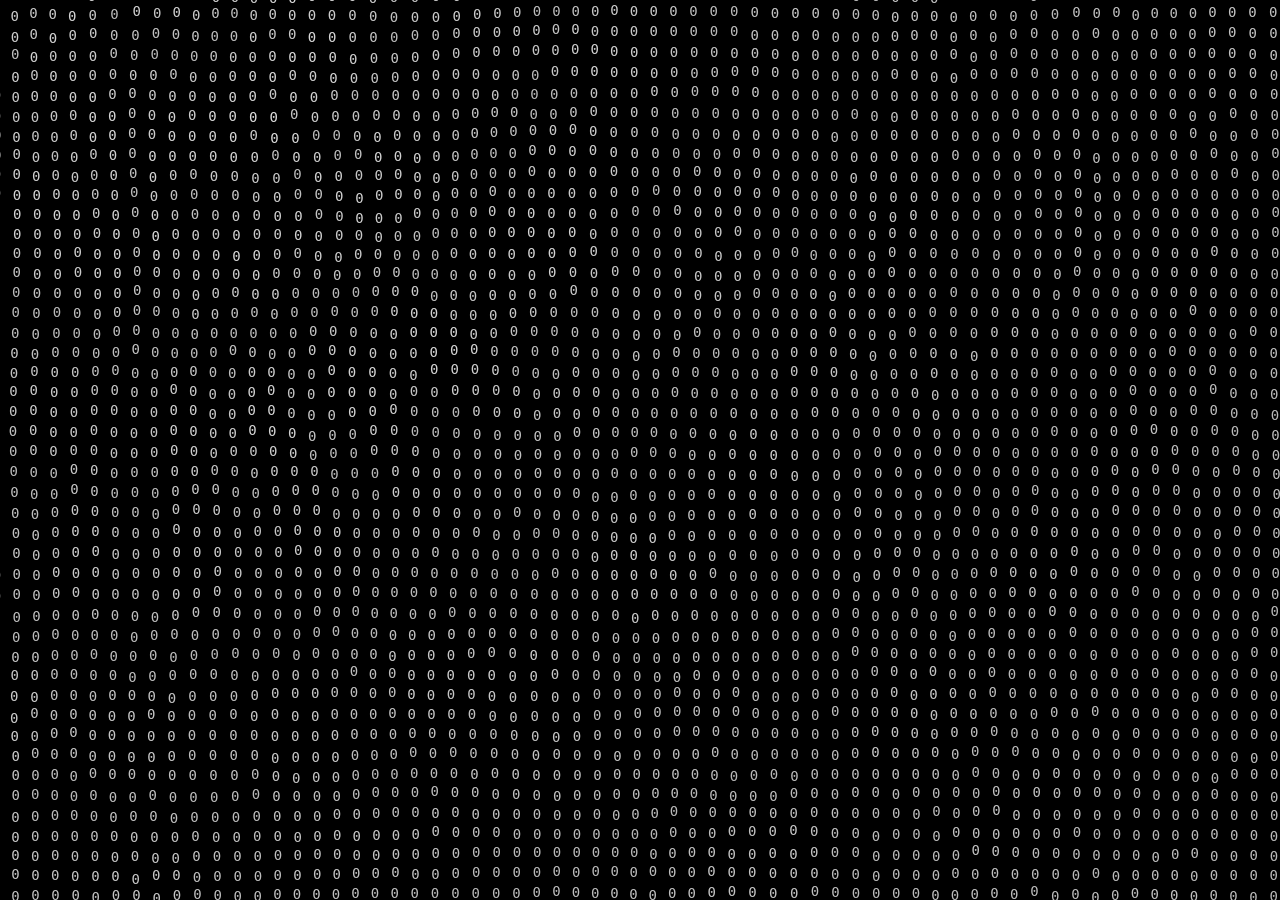
<file: index.html>
<!DOCTYPE html><html lang="en"><head><meta charSet="utf-8"/><meta name="viewport" content="width=device-width, initial-scale=1"/><link rel="preload" href="/node/static/media/a34f9d1faa5f3315-s.p.woff2" as="font" crossorigin="" type="font/woff2"/><link rel="stylesheet" href="/node/static/css/56d57d808fda0f02.css" data-precedence="next"/><link rel="preload" as="script" fetchPriority="low" href="/node/static/chunks/webpack-e4dfdcb9fda33792.js"/><script src="/node/static/chunks/11eacf67-22d6fa9c65b1893b.js" async=""></script><script src="/node/static/chunks/954-a0488f5b63e9a6b0.js" async=""></script><script src="/node/static/chunks/main-app-c6540b3143c17cd6.js" async=""></script><script src="/node/static/chunks/app/layout-d8bf11067b434059.js" async=""></script><script src="/node/static/chunks/app/page-cdc039427a0f56a4.js" async=""></script><meta name="next-size-adjust" content=""/><title>Hi</title><meta name="description" content="Hi there"/><script src="/node/static/chunks/polyfills-42372ed130431b0a.js" noModule=""></script></head><body class="__className_d65c78"><script>((e,t,r,n,o,a,i,u)=>{let s=document.documentElement,l=["light","dark"];function c(t){var r;(Array.isArray(e)?e:[e]).forEach(e=>{let r="class"===e,n=r&&a?o.map(e=>a[e]||e):o;r?(s.classList.remove(...n),s.classList.add(a&&a[t]?a[t]:t)):s.setAttribute(e,t)}),r=t,u&&l.includes(r)&&(s.style.colorScheme=r)}if(n)c(n);else try{let e=localStorage.getItem(t)||r,n=i&&"system"===e?window.matchMedia("(prefers-color-scheme: dark)").matches?"dark":"light":e;c(n)}catch(e){}})("class","theme","system",null,["light","dark"],null,true,true)</script><div class="flex min-h-screen flex-col"><main class="flex-1"><main class="flex min-h-screen flex-col items-center justify-center bg-black"><canvas class="w-full h-full" style="touch-action:none"></canvas></main></main></div><script src="/node/static/chunks/webpack-e4dfdcb9fda33792.js" async=""></script><script>(self.__next_f=self.__next_f||[]).push([0])</script><script>self.__next_f.push([1,"1:\"$Sreact.fragment\"\n2:I[1168,[\"177\",\"static/chunks/app/layout-d8bf11067b434059.js\"],\"ThemeProvider\"]\n3:I[1063,[],\"\"]\n4:I[1483,[],\"\"]\n5:I[5234,[],\"ClientPageRoot\"]\n6:I[2866,[\"974\",\"static/chunks/app/page-cdc039427a0f56a4.js\"],\"default\"]\n9:I[5125,[],\"OutletBoundary\"]\nc:I[5125,[],\"ViewportBoundary\"]\ne:I[5125,[],\"MetadataBoundary\"]\n10:I[1954,[],\"\"]\n:HL[\"/node/static/media/a34f9d1faa5f3315-s.p.woff2\",\"font\",{\"crossOrigin\":\"\",\"type\":\"font/woff2\"}]\n:HL[\"/node/static/css/56d57d808fda0f02.css\",\"style\"]\n"])</script><script>self.__next_f.push([1,"0:{\"P\":null,\"b\":\"tA3aOYxk0pls_iyxwmmoV\",\"p\":\"\",\"c\":[\"\",\"\"],\"i\":false,\"f\":[[[\"\",{\"children\":[\"__PAGE__\",{}]},\"$undefined\",\"$undefined\",true],[\"\",[\"$\",\"$1\",\"c\",{\"children\":[[[\"$\",\"link\",\"0\",{\"rel\":\"stylesheet\",\"href\":\"/node/static/css/56d57d808fda0f02.css\",\"precedence\":\"next\",\"crossOrigin\":\"$undefined\",\"nonce\":\"$undefined\"}]],[\"$\",\"html\",null,{\"lang\":\"en\",\"suppressHydrationWarning\":true,\"children\":[\"$\",\"body\",null,{\"className\":\"__className_d65c78\",\"children\":[\"$\",\"$L2\",null,{\"attribute\":\"class\",\"defaultTheme\":\"system\",\"enableSystem\":true,\"disableTransitionOnChange\":true,\"children\":[\"$\",\"div\",null,{\"className\":\"flex min-h-screen flex-col\",\"children\":[\"$\",\"main\",null,{\"className\":\"flex-1\",\"children\":[\"$\",\"$L3\",null,{\"parallelRouterKey\":\"children\",\"error\":\"$undefined\",\"errorStyles\":\"$undefined\",\"errorScripts\":\"$undefined\",\"template\":[\"$\",\"$L4\",null,{}],\"templateStyles\":\"$undefined\",\"templateScripts\":\"$undefined\",\"notFound\":[[[\"$\",\"title\",null,{\"children\":\"404: This page could not be found.\"}],[\"$\",\"div\",null,{\"style\":{\"fontFamily\":\"system-ui,\\\"Segoe UI\\\",Roboto,Helvetica,Arial,sans-serif,\\\"Apple Color Emoji\\\",\\\"Segoe UI Emoji\\\"\",\"height\":\"100vh\",\"textAlign\":\"center\",\"display\":\"flex\",\"flexDirection\":\"column\",\"alignItems\":\"center\",\"justifyContent\":\"center\"},\"children\":[\"$\",\"div\",null,{\"children\":[[\"$\",\"style\",null,{\"dangerouslySetInnerHTML\":{\"__html\":\"body{color:#000;background:#fff;margin:0}.next-error-h1{border-right:1px solid rgba(0,0,0,.3)}@media (prefers-color-scheme:dark){body{color:#fff;background:#000}.next-error-h1{border-right:1px solid rgba(255,255,255,.3)}}\"}}],[\"$\",\"h1\",null,{\"className\":\"next-error-h1\",\"style\":{\"display\":\"inline-block\",\"margin\":\"0 20px 0 0\",\"padding\":\"0 23px 0 0\",\"fontSize\":24,\"fontWeight\":500,\"verticalAlign\":\"top\",\"lineHeight\":\"49px\"},\"children\":404}],[\"$\",\"div\",null,{\"style\":{\"display\":\"inline-block\"},\"children\":[\"$\",\"h2\",null,{\"style\":{\"fontSize\":14,\"fontWeight\":400,\"lineHeight\":\"49px\",\"margin\":0},\"children\":\"This page could not be found.\"}]}]]}]}]],[]],\"forbidden\":\"$undefined\",\"unauthorized\":\"$undefined\"}]}]}]}]}]}]]}],{\"children\":[\"__PAGE__\",[\"$\",\"$1\",\"c\",{\"children\":[[\"$\",\"$L5\",null,{\"Component\":\"$6\",\"searchParams\":{},\"params\":{},\"promises\":[\"$@7\",\"$@8\"]}],\"$undefined\",null,[\"$\",\"$L9\",null,{\"children\":[\"$La\",\"$Lb\",null]}]]}],{},null,false]},null,false],[\"$\",\"$1\",\"h\",{\"children\":[null,[\"$\",\"$1\",\"JW05J5CUKxm75pLk8brIv\",{\"children\":[[\"$\",\"$Lc\",null,{\"children\":\"$Ld\"}],[\"$\",\"meta\",null,{\"name\":\"next-size-adjust\",\"content\":\"\"}]]}],[\"$\",\"$Le\",null,{\"children\":\"$Lf\"}]]}],false]],\"m\":\"$undefined\",\"G\":[\"$10\",\"$undefined\"],\"s\":false,\"S\":true}\n"])</script><script>self.__next_f.push([1,"7:{}\n8:{}\n"])</script><script>self.__next_f.push([1,"d:[[\"$\",\"meta\",\"0\",{\"charSet\":\"utf-8\"}],[\"$\",\"meta\",\"1\",{\"name\":\"viewport\",\"content\":\"width=device-width, initial-scale=1\"}]]\na:null\n"])</script><script>self.__next_f.push([1,"b:null\nf:[[\"$\",\"title\",\"0\",{\"children\":\"Hi\"}],[\"$\",\"meta\",\"1\",{\"name\":\"description\",\"content\":\"Hi there\"}]]\n"])</script></body></html>
</file>
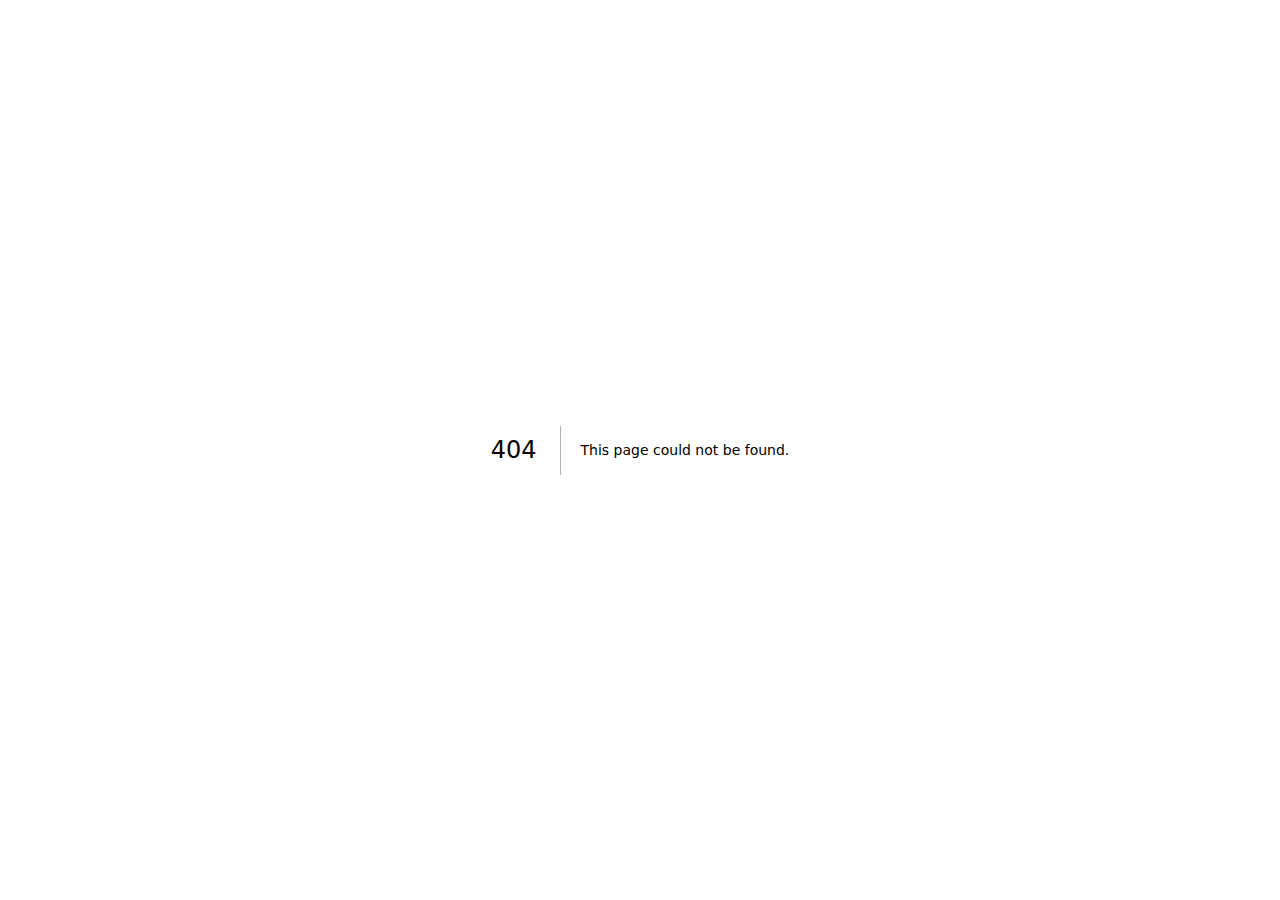
<file: 404/index.html>
<!DOCTYPE html><html lang="en"><head><meta charSet="utf-8"/><meta name="viewport" content="width=device-width, initial-scale=1"/><link rel="preload" href="/node/static/media/a34f9d1faa5f3315-s.p.woff2" as="font" crossorigin="" type="font/woff2"/><link rel="stylesheet" href="/node/static/css/56d57d808fda0f02.css" data-precedence="next"/><link rel="preload" as="script" fetchPriority="low" href="/node/static/chunks/webpack-e4dfdcb9fda33792.js"/><script src="/node/static/chunks/11eacf67-22d6fa9c65b1893b.js" async=""></script><script src="/node/static/chunks/954-a0488f5b63e9a6b0.js" async=""></script><script src="/node/static/chunks/main-app-c6540b3143c17cd6.js" async=""></script><script src="/node/static/chunks/app/layout-d8bf11067b434059.js" async=""></script><meta name="robots" content="noindex"/><meta name="next-size-adjust" content=""/><title>404: This page could not be found.</title><title>Hi</title><meta name="description" content="Hi there"/><script src="/node/static/chunks/polyfills-42372ed130431b0a.js" noModule=""></script></head><body class="__className_d65c78"><script>((e,t,r,n,o,a,i,u)=>{let s=document.documentElement,l=["light","dark"];function c(t){var r;(Array.isArray(e)?e:[e]).forEach(e=>{let r="class"===e,n=r&&a?o.map(e=>a[e]||e):o;r?(s.classList.remove(...n),s.classList.add(a&&a[t]?a[t]:t)):s.setAttribute(e,t)}),r=t,u&&l.includes(r)&&(s.style.colorScheme=r)}if(n)c(n);else try{let e=localStorage.getItem(t)||r,n=i&&"system"===e?window.matchMedia("(prefers-color-scheme: dark)").matches?"dark":"light":e;c(n)}catch(e){}})("class","theme","system",null,["light","dark"],null,true,true)</script><div class="flex min-h-screen flex-col"><main class="flex-1"><div style="font-family:system-ui,&quot;Segoe UI&quot;,Roboto,Helvetica,Arial,sans-serif,&quot;Apple Color Emoji&quot;,&quot;Segoe UI Emoji&quot;;height:100vh;text-align:center;display:flex;flex-direction:column;align-items:center;justify-content:center"><div><style>body{color:#000;background:#fff;margin:0}.next-error-h1{border-right:1px solid rgba(0,0,0,.3)}@media (prefers-color-scheme:dark){body{color:#fff;background:#000}.next-error-h1{border-right:1px solid rgba(255,255,255,.3)}}</style><h1 class="next-error-h1" style="display:inline-block;margin:0 20px 0 0;padding:0 23px 0 0;font-size:24px;font-weight:500;vertical-align:top;line-height:49px">404</h1><div style="display:inline-block"><h2 style="font-size:14px;font-weight:400;line-height:49px;margin:0">This page could not be found.</h2></div></div></div></main></div><script src="/node/static/chunks/webpack-e4dfdcb9fda33792.js" async=""></script><script>(self.__next_f=self.__next_f||[]).push([0])</script><script>self.__next_f.push([1,"1:\"$Sreact.fragment\"\n2:I[1168,[\"177\",\"static/chunks/app/layout-d8bf11067b434059.js\"],\"ThemeProvider\"]\n3:I[1063,[],\"\"]\n4:I[1483,[],\"\"]\n5:I[5125,[],\"OutletBoundary\"]\n8:I[5125,[],\"ViewportBoundary\"]\na:I[5125,[],\"MetadataBoundary\"]\nc:I[1954,[],\"\"]\n:HL[\"/node/static/media/a34f9d1faa5f3315-s.p.woff2\",\"font\",{\"crossOrigin\":\"\",\"type\":\"font/woff2\"}]\n:HL[\"/node/static/css/56d57d808fda0f02.css\",\"style\"]\n"])</script><script>self.__next_f.push([1,"0:{\"P\":null,\"b\":\"tA3aOYxk0pls_iyxwmmoV\",\"p\":\"\",\"c\":[\"\",\"_not-found\",\"\"],\"i\":false,\"f\":[[[\"\",{\"children\":[\"/_not-found\",{\"children\":[\"__PAGE__\",{}]}]},\"$undefined\",\"$undefined\",true],[\"\",[\"$\",\"$1\",\"c\",{\"children\":[[[\"$\",\"link\",\"0\",{\"rel\":\"stylesheet\",\"href\":\"/node/static/css/56d57d808fda0f02.css\",\"precedence\":\"next\",\"crossOrigin\":\"$undefined\",\"nonce\":\"$undefined\"}]],[\"$\",\"html\",null,{\"lang\":\"en\",\"suppressHydrationWarning\":true,\"children\":[\"$\",\"body\",null,{\"className\":\"__className_d65c78\",\"children\":[\"$\",\"$L2\",null,{\"attribute\":\"class\",\"defaultTheme\":\"system\",\"enableSystem\":true,\"disableTransitionOnChange\":true,\"children\":[\"$\",\"div\",null,{\"className\":\"flex min-h-screen flex-col\",\"children\":[\"$\",\"main\",null,{\"className\":\"flex-1\",\"children\":[\"$\",\"$L3\",null,{\"parallelRouterKey\":\"children\",\"error\":\"$undefined\",\"errorStyles\":\"$undefined\",\"errorScripts\":\"$undefined\",\"template\":[\"$\",\"$L4\",null,{}],\"templateStyles\":\"$undefined\",\"templateScripts\":\"$undefined\",\"notFound\":[[[\"$\",\"title\",null,{\"children\":\"404: This page could not be found.\"}],[\"$\",\"div\",null,{\"style\":{\"fontFamily\":\"system-ui,\\\"Segoe UI\\\",Roboto,Helvetica,Arial,sans-serif,\\\"Apple Color Emoji\\\",\\\"Segoe UI Emoji\\\"\",\"height\":\"100vh\",\"textAlign\":\"center\",\"display\":\"flex\",\"flexDirection\":\"column\",\"alignItems\":\"center\",\"justifyContent\":\"center\"},\"children\":[\"$\",\"div\",null,{\"children\":[[\"$\",\"style\",null,{\"dangerouslySetInnerHTML\":{\"__html\":\"body{color:#000;background:#fff;margin:0}.next-error-h1{border-right:1px solid rgba(0,0,0,.3)}@media (prefers-color-scheme:dark){body{color:#fff;background:#000}.next-error-h1{border-right:1px solid rgba(255,255,255,.3)}}\"}}],[\"$\",\"h1\",null,{\"className\":\"next-error-h1\",\"style\":{\"display\":\"inline-block\",\"margin\":\"0 20px 0 0\",\"padding\":\"0 23px 0 0\",\"fontSize\":24,\"fontWeight\":500,\"verticalAlign\":\"top\",\"lineHeight\":\"49px\"},\"children\":404}],[\"$\",\"div\",null,{\"style\":{\"display\":\"inline-block\"},\"children\":[\"$\",\"h2\",null,{\"style\":{\"fontSize\":14,\"fontWeight\":400,\"lineHeight\":\"49px\",\"margin\":0},\"children\":\"This page could not be found.\"}]}]]}]}]],[]],\"forbidden\":\"$undefined\",\"unauthorized\":\"$undefined\"}]}]}]}]}]}]]}],{\"children\":[\"/_not-found\",[\"$\",\"$1\",\"c\",{\"children\":[null,[\"$\",\"$L3\",null,{\"parallelRouterKey\":\"children\",\"error\":\"$undefined\",\"errorStyles\":\"$undefined\",\"errorScripts\":\"$undefined\",\"template\":[\"$\",\"$L4\",null,{}],\"templateStyles\":\"$undefined\",\"templateScripts\":\"$undefined\",\"notFound\":\"$undefined\",\"forbidden\":\"$undefined\",\"unauthorized\":\"$undefined\"}]]}],{\"children\":[\"__PAGE__\",[\"$\",\"$1\",\"c\",{\"children\":[[[\"$\",\"title\",null,{\"children\":\"404: This page could not be found.\"}],[\"$\",\"div\",null,{\"style\":\"$0:f:0:1:1:props:children:1:props:children:props:children:props:children:props:children:props:children:props:notFound:0:1:props:style\",\"children\":[\"$\",\"div\",null,{\"children\":[[\"$\",\"style\",null,{\"dangerouslySetInnerHTML\":{\"__html\":\"body{color:#000;background:#fff;margin:0}.next-error-h1{border-right:1px solid rgba(0,0,0,.3)}@media (prefers-color-scheme:dark){body{color:#fff;background:#000}.next-error-h1{border-right:1px solid rgba(255,255,255,.3)}}\"}}],[\"$\",\"h1\",null,{\"className\":\"next-error-h1\",\"style\":\"$0:f:0:1:1:props:children:1:props:children:props:children:props:children:props:children:props:children:props:notFound:0:1:props:children:props:children:1:props:style\",\"children\":404}],[\"$\",\"div\",null,{\"style\":\"$0:f:0:1:1:props:children:1:props:children:props:children:props:children:props:children:props:children:props:notFound:0:1:props:children:props:children:2:props:style\",\"children\":[\"$\",\"h2\",null,{\"style\":\"$0:f:0:1:1:props:children:1:props:children:props:children:props:children:props:children:props:children:props:notFound:0:1:props:children:props:children:2:props:children:props:style\",\"children\":\"This page could not be found.\"}]}]]}]}]],\"$undefined\",null,[\"$\",\"$L5\",null,{\"children\":[\"$L6\",\"$L7\",null]}]]}],{},null,false]},null,false]},null,false],[\"$\",\"$1\",\"h\",{\"children\":[[\"$\",\"meta\",null,{\"name\":\"robots\",\"content\":\"noindex\"}],[\"$\",\"$1\",\"hwCZskmwlF37v8I3HSoeT\",{\"children\":[[\"$\",\"$L8\",null,{\"children\":\"$L9\"}],[\"$\",\"meta\",null,{\"name\":\"next-size-adjust\",\"content\":\"\"}]]}],[\"$\",\"$La\",null,{\"children\":\"$Lb\"}]]}],false]],\"m\":\"$undefined\",\"G\":[\"$c\",\"$undefined\"],\"s\":false,\"S\":true}\n"])</script><script>self.__next_f.push([1,"9:[[\"$\",\"meta\",\"0\",{\"charSet\":\"utf-8\"}],[\"$\",\"meta\",\"1\",{\"name\":\"viewport\",\"content\":\"width=device-width, initial-scale=1\"}]]\n6:null\n"])</script><script>self.__next_f.push([1,"7:null\nb:[[\"$\",\"title\",\"0\",{\"children\":\"Hi\"}],[\"$\",\"meta\",\"1\",{\"name\":\"description\",\"content\":\"Hi there\"}]]\n"])</script></body></html>
</file>
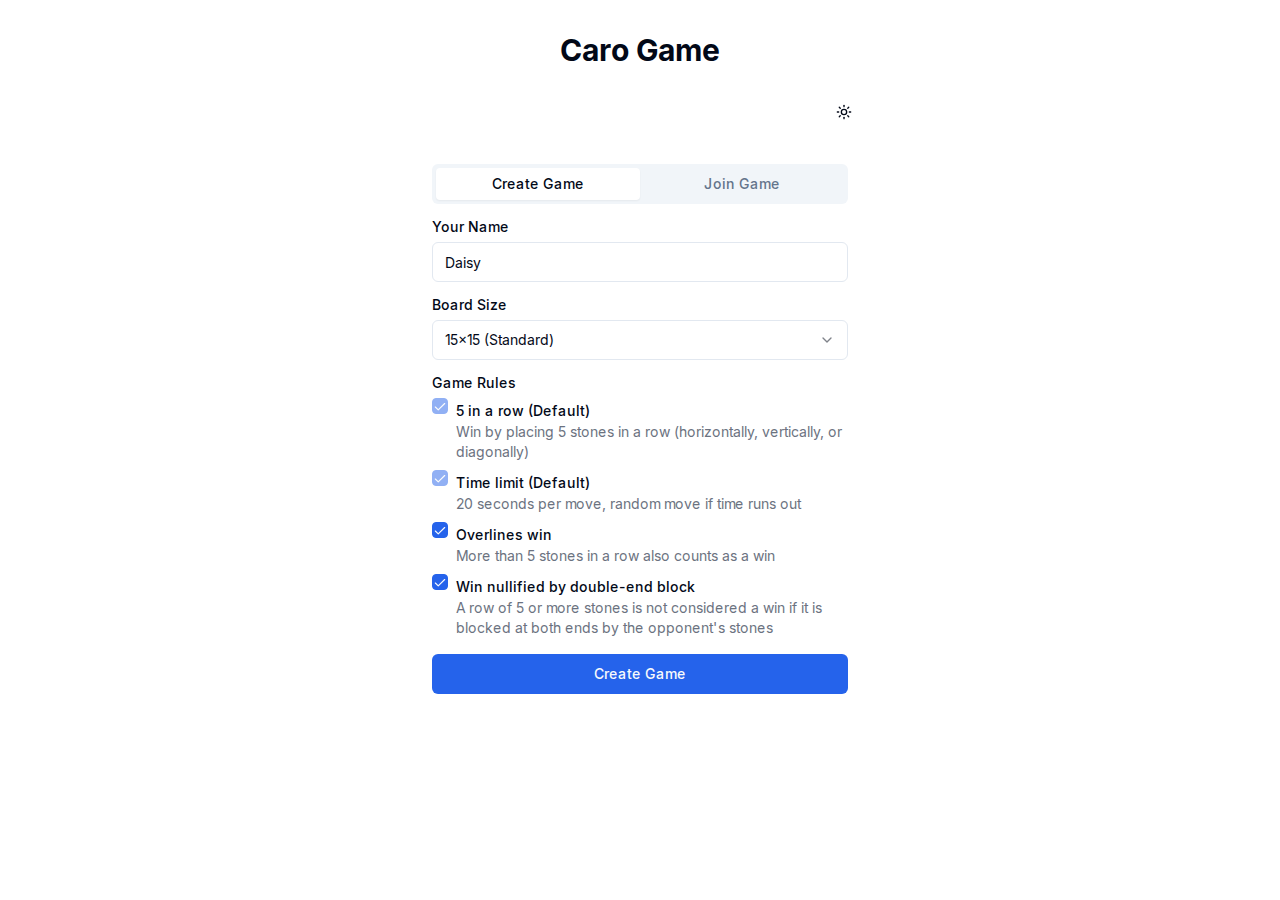
<file: games/caro/index.html>
<!DOCTYPE html><html lang="en"><head><meta charSet="utf-8"/><meta name="viewport" content="width=device-width, initial-scale=1"/><link rel="preload" href="/node/static/media/a34f9d1faa5f3315-s.p.woff2" as="font" crossorigin="" type="font/woff2"/><link rel="stylesheet" href="/node/static/css/56d57d808fda0f02.css" data-precedence="next"/><link rel="preload" as="script" fetchPriority="low" href="/node/static/chunks/webpack-e4dfdcb9fda33792.js"/><script src="/node/static/chunks/11eacf67-22d6fa9c65b1893b.js" async=""></script><script src="/node/static/chunks/954-a0488f5b63e9a6b0.js" async=""></script><script src="/node/static/chunks/main-app-c6540b3143c17cd6.js" async=""></script><script src="/node/static/chunks/app/layout-d8bf11067b434059.js" async=""></script><script src="/node/static/chunks/81ed0da0-9d478c74624f8ff4.js" async=""></script><script src="/node/static/chunks/585-48b8f9952d53f4bf.js" async=""></script><script src="/node/static/chunks/app/games/caro/page-2f857cb8666257b5.js" async=""></script><meta name="next-size-adjust" content=""/><title>Hi</title><meta name="description" content="Hi there"/><script src="/node/static/chunks/polyfills-42372ed130431b0a.js" noModule=""></script></head><body class="__className_d65c78"><script>((e,t,r,n,o,a,i,u)=>{let s=document.documentElement,l=["light","dark"];function c(t){var r;(Array.isArray(e)?e:[e]).forEach(e=>{let r="class"===e,n=r&&a?o.map(e=>a[e]||e):o;r?(s.classList.remove(...n),s.classList.add(a&&a[t]?a[t]:t)):s.setAttribute(e,t)}),r=t,u&&l.includes(r)&&(s.style.colorScheme=r)}if(n)c(n);else try{let e=localStorage.getItem(t)||r,n=i&&"system"===e?window.matchMedia("(prefers-color-scheme: dark)").matches?"dark":"light":e;c(n)}catch(e){}})("class","theme","system",null,["light","dark"],null,true,true)</script><div class="flex min-h-screen flex-col"><main class="flex-1"><div class="flex items-center justify-center min-h-screen"><svg xmlns="http://www.w3.org/2000/svg" width="24" height="24" viewBox="0 0 24 24" fill="none" stroke="currentColor" stroke-width="2" stroke-linecap="round" stroke-linejoin="round" class="lucide lucide-loader-circle h-8 w-8 animate-spin text-gray-500"><path d="M21 12a9 9 0 1 1-6.219-8.56"></path></svg></div></main></div><script src="/node/static/chunks/webpack-e4dfdcb9fda33792.js" async=""></script><script>(self.__next_f=self.__next_f||[]).push([0])</script><script>self.__next_f.push([1,"1:\"$Sreact.fragment\"\n2:I[1168,[\"177\",\"static/chunks/app/layout-d8bf11067b434059.js\"],\"ThemeProvider\"]\n3:I[1063,[],\"\"]\n4:I[1483,[],\"\"]\n5:I[5234,[],\"ClientPageRoot\"]\n6:I[2151,[\"842\",\"static/chunks/81ed0da0-9d478c74624f8ff4.js\",\"585\",\"static/chunks/585-48b8f9952d53f4bf.js\",\"516\",\"static/chunks/app/games/caro/page-2f857cb8666257b5.js\"],\"default\"]\n9:I[5125,[],\"OutletBoundary\"]\nc:I[5125,[],\"ViewportBoundary\"]\ne:I[5125,[],\"MetadataBoundary\"]\n10:I[1954,[],\"\"]\n:HL[\"/node/static/media/a34f9d1faa5f3315-s.p.woff2\",\"font\",{\"crossOrigin\":\"\",\"type\":\"font/woff2\"}]\n:HL[\"/node/static/css/56d57d808fda0f02.css\",\"style\"]\n"])</script><script>self.__next_f.push([1,"0:{\"P\":null,\"b\":\"tA3aOYxk0pls_iyxwmmoV\",\"p\":\"\",\"c\":[\"\",\"games\",\"caro\",\"\"],\"i\":false,\"f\":[[[\"\",{\"children\":[\"games\",{\"children\":[\"caro\",{\"children\":[\"__PAGE__\",{}]}]}]},\"$undefined\",\"$undefined\",true],[\"\",[\"$\",\"$1\",\"c\",{\"children\":[[[\"$\",\"link\",\"0\",{\"rel\":\"stylesheet\",\"href\":\"/node/static/css/56d57d808fda0f02.css\",\"precedence\":\"next\",\"crossOrigin\":\"$undefined\",\"nonce\":\"$undefined\"}]],[\"$\",\"html\",null,{\"lang\":\"en\",\"suppressHydrationWarning\":true,\"children\":[\"$\",\"body\",null,{\"className\":\"__className_d65c78\",\"children\":[\"$\",\"$L2\",null,{\"attribute\":\"class\",\"defaultTheme\":\"system\",\"enableSystem\":true,\"disableTransitionOnChange\":true,\"children\":[\"$\",\"div\",null,{\"className\":\"flex min-h-screen flex-col\",\"children\":[\"$\",\"main\",null,{\"className\":\"flex-1\",\"children\":[\"$\",\"$L3\",null,{\"parallelRouterKey\":\"children\",\"error\":\"$undefined\",\"errorStyles\":\"$undefined\",\"errorScripts\":\"$undefined\",\"template\":[\"$\",\"$L4\",null,{}],\"templateStyles\":\"$undefined\",\"templateScripts\":\"$undefined\",\"notFound\":[[[\"$\",\"title\",null,{\"children\":\"404: This page could not be found.\"}],[\"$\",\"div\",null,{\"style\":{\"fontFamily\":\"system-ui,\\\"Segoe UI\\\",Roboto,Helvetica,Arial,sans-serif,\\\"Apple Color Emoji\\\",\\\"Segoe UI Emoji\\\"\",\"height\":\"100vh\",\"textAlign\":\"center\",\"display\":\"flex\",\"flexDirection\":\"column\",\"alignItems\":\"center\",\"justifyContent\":\"center\"},\"children\":[\"$\",\"div\",null,{\"children\":[[\"$\",\"style\",null,{\"dangerouslySetInnerHTML\":{\"__html\":\"body{color:#000;background:#fff;margin:0}.next-error-h1{border-right:1px solid rgba(0,0,0,.3)}@media (prefers-color-scheme:dark){body{color:#fff;background:#000}.next-error-h1{border-right:1px solid rgba(255,255,255,.3)}}\"}}],[\"$\",\"h1\",null,{\"className\":\"next-error-h1\",\"style\":{\"display\":\"inline-block\",\"margin\":\"0 20px 0 0\",\"padding\":\"0 23px 0 0\",\"fontSize\":24,\"fontWeight\":500,\"verticalAlign\":\"top\",\"lineHeight\":\"49px\"},\"children\":404}],[\"$\",\"div\",null,{\"style\":{\"display\":\"inline-block\"},\"children\":[\"$\",\"h2\",null,{\"style\":{\"fontSize\":14,\"fontWeight\":400,\"lineHeight\":\"49px\",\"margin\":0},\"children\":\"This page could not be found.\"}]}]]}]}]],[]],\"forbidden\":\"$undefined\",\"unauthorized\":\"$undefined\"}]}]}]}]}]}]]}],{\"children\":[\"games\",[\"$\",\"$1\",\"c\",{\"children\":[null,[\"$\",\"$L3\",null,{\"parallelRouterKey\":\"children\",\"error\":\"$undefined\",\"errorStyles\":\"$undefined\",\"errorScripts\":\"$undefined\",\"template\":[\"$\",\"$L4\",null,{}],\"templateStyles\":\"$undefined\",\"templateScripts\":\"$undefined\",\"notFound\":\"$undefined\",\"forbidden\":\"$undefined\",\"unauthorized\":\"$undefined\"}]]}],{\"children\":[\"caro\",[\"$\",\"$1\",\"c\",{\"children\":[null,[\"$\",\"$L3\",null,{\"parallelRouterKey\":\"children\",\"error\":\"$undefined\",\"errorStyles\":\"$undefined\",\"errorScripts\":\"$undefined\",\"template\":[\"$\",\"$L4\",null,{}],\"templateStyles\":\"$undefined\",\"templateScripts\":\"$undefined\",\"notFound\":\"$undefined\",\"forbidden\":\"$undefined\",\"unauthorized\":\"$undefined\"}]]}],{\"children\":[\"__PAGE__\",[\"$\",\"$1\",\"c\",{\"children\":[[\"$\",\"$L5\",null,{\"Component\":\"$6\",\"searchParams\":{},\"params\":{},\"promises\":[\"$@7\",\"$@8\"]}],\"$undefined\",null,[\"$\",\"$L9\",null,{\"children\":[\"$La\",\"$Lb\",null]}]]}],{},null,false]},null,false]},null,false]},null,false],[\"$\",\"$1\",\"h\",{\"children\":[null,[\"$\",\"$1\",\"wiOl8OhCIclPTba8NDVOZ\",{\"children\":[[\"$\",\"$Lc\",null,{\"children\":\"$Ld\"}],[\"$\",\"meta\",null,{\"name\":\"next-size-adjust\",\"content\":\"\"}]]}],[\"$\",\"$Le\",null,{\"children\":\"$Lf\"}]]}],false]],\"m\":\"$undefined\",\"G\":[\"$10\",\"$undefined\"],\"s\":false,\"S\":true}\n"])</script><script>self.__next_f.push([1,"7:{}\n8:{}\n"])</script><script>self.__next_f.push([1,"d:[[\"$\",\"meta\",\"0\",{\"charSet\":\"utf-8\"}],[\"$\",\"meta\",\"1\",{\"name\":\"viewport\",\"content\":\"width=device-width, initial-scale=1\"}]]\na:null\n"])</script><script>self.__next_f.push([1,"b:null\nf:[[\"$\",\"title\",\"0\",{\"children\":\"Hi\"}],[\"$\",\"meta\",\"1\",{\"name\":\"description\",\"content\":\"Hi there\"}]]\n"])</script></body></html>
</file>
<file: node/static/css/56d57d808fda0f02.css>
@font-face{font-family:Inter;font-style:normal;font-weight:100 900;font-display:swap;src:url(/node/static/media/55c55f0601d81cf3-s.woff2) format("woff2");unicode-range:u+0460-052f,u+1c80-1c8a,u+20b4,u+2de0-2dff,u+a640-a69f,u+fe2e-fe2f}@font-face{font-family:Inter;font-style:normal;font-weight:100 900;font-display:swap;src:url(/node/static/media/26a46d62cd723877-s.woff2) format("woff2");unicode-range:u+0301,u+0400-045f,u+0490-0491,u+04b0-04b1,u+2116}@font-face{font-family:Inter;font-style:normal;font-weight:100 900;font-display:swap;src:url(/node/static/media/97e0cb1ae144a2a9-s.woff2) format("woff2");unicode-range:u+1f??}@font-face{font-family:Inter;font-style:normal;font-weight:100 900;font-display:swap;src:url(/node/static/media/581909926a08bbc8-s.woff2) format("woff2");unicode-range:u+0370-0377,u+037a-037f,u+0384-038a,u+038c,u+038e-03a1,u+03a3-03ff}@font-face{font-family:Inter;font-style:normal;font-weight:100 900;font-display:swap;src:url(/node/static/media/df0a9ae256c0569c-s.woff2) format("woff2");unicode-range:u+0102-0103,u+0110-0111,u+0128-0129,u+0168-0169,u+01a0-01a1,u+01af-01b0,u+0300-0301,u+0303-0304,u+0308-0309,u+0323,u+0329,u+1ea0-1ef9,u+20ab}@font-face{font-family:Inter;font-style:normal;font-weight:100 900;font-display:swap;src:url(/node/static/media/6d93bde91c0c2823-s.woff2) format("woff2");unicode-range:u+0100-02ba,u+02bd-02c5,u+02c7-02cc,u+02ce-02d7,u+02dd-02ff,u+0304,u+0308,u+0329,u+1d00-1dbf,u+1e00-1e9f,u+1ef2-1eff,u+2020,u+20a0-20ab,u+20ad-20c0,u+2113,u+2c60-2c7f,u+a720-a7ff}@font-face{font-family:Inter;font-style:normal;font-weight:100 900;font-display:swap;src:url(/node/static/media/a34f9d1faa5f3315-s.p.woff2) format("woff2");unicode-range:u+00??,u+0131,u+0152-0153,u+02bb-02bc,u+02c6,u+02da,u+02dc,u+0304,u+0308,u+0329,u+2000-206f,u+20ac,u+2122,u+2191,u+2193,u+2212,u+2215,u+feff,u+fffd}@font-face{font-family:Inter Fallback;src:local("Arial");ascent-override:90.44%;descent-override:22.52%;line-gap-override:0.00%;size-adjust:107.12%}.__className_d65c78{font-family:Inter,Inter Fallback;font-style:normal}*,:after,:before{--tw-border-spacing-x:0;--tw-border-spacing-y:0;--tw-translate-x:0;--tw-translate-y:0;--tw-rotate:0;--tw-skew-x:0;--tw-skew-y:0;--tw-scale-x:1;--tw-scale-y:1;--tw-pan-x: ;--tw-pan-y: ;--tw-pinch-zoom: ;--tw-scroll-snap-strictness:proximity;--tw-gradient-from-position: ;--tw-gradient-via-position: ;--tw-gradient-to-position: ;--tw-ordinal: ;--tw-slashed-zero: ;--tw-numeric-figure: ;--tw-numeric-spacing: ;--tw-numeric-fraction: ;--tw-ring-inset: ;--tw-ring-offset-width:0px;--tw-ring-offset-color:#fff;--tw-ring-color:rgb(59 130 246/0.5);--tw-ring-offset-shadow:0 0 #0000;--tw-ring-shadow:0 0 #0000;--tw-shadow:0 0 #0000;--tw-shadow-colored:0 0 #0000;--tw-blur: ;--tw-brightness: ;--tw-contrast: ;--tw-grayscale: ;--tw-hue-rotate: ;--tw-invert: ;--tw-saturate: ;--tw-sepia: ;--tw-drop-shadow: ;--tw-backdrop-blur: ;--tw-backdrop-brightness: ;--tw-backdrop-contrast: ;--tw-backdrop-grayscale: ;--tw-backdrop-hue-rotate: ;--tw-backdrop-invert: ;--tw-backdrop-opacity: ;--tw-backdrop-saturate: ;--tw-backdrop-sepia: ;--tw-contain-size: ;--tw-contain-layout: ;--tw-contain-paint: ;--tw-contain-style: }::backdrop{--tw-border-spacing-x:0;--tw-border-spacing-y:0;--tw-translate-x:0;--tw-translate-y:0;--tw-rotate:0;--tw-skew-x:0;--tw-skew-y:0;--tw-scale-x:1;--tw-scale-y:1;--tw-pan-x: ;--tw-pan-y: ;--tw-pinch-zoom: ;--tw-scroll-snap-strictness:proximity;--tw-gradient-from-position: ;--tw-gradient-via-position: ;--tw-gradient-to-position: ;--tw-ordinal: ;--tw-slashed-zero: ;--tw-numeric-figure: ;--tw-numeric-spacing: ;--tw-numeric-fraction: ;--tw-ring-inset: ;--tw-ring-offset-width:0px;--tw-ring-offset-color:#fff;--tw-ring-color:rgb(59 130 246/0.5);--tw-ring-offset-shadow:0 0 #0000;--tw-ring-shadow:0 0 #0000;--tw-shadow:0 0 #0000;--tw-shadow-colored:0 0 #0000;--tw-blur: ;--tw-brightness: ;--tw-contrast: ;--tw-grayscale: ;--tw-hue-rotate: ;--tw-invert: ;--tw-saturate: ;--tw-sepia: ;--tw-drop-shadow: ;--tw-backdrop-blur: ;--tw-backdrop-brightness: ;--tw-backdrop-contrast: ;--tw-backdrop-grayscale: ;--tw-backdrop-hue-rotate: ;--tw-backdrop-invert: ;--tw-backdrop-opacity: ;--tw-backdrop-saturate: ;--tw-backdrop-sepia: ;--tw-contain-size: ;--tw-contain-layout: ;--tw-contain-paint: ;--tw-contain-style: }/*
! tailwindcss v3.4.17 | MIT License | https://tailwindcss.com
*/*,:after,:before{box-sizing:border-box;border:0 solid #e5e7eb}:after,:before{--tw-content:""}:host,html{line-height:1.5;-webkit-text-size-adjust:100%;-moz-tab-size:4;tab-size:4;font-family:ui-sans-serif,system-ui,sans-serif,Apple Color Emoji,Segoe UI Emoji,Segoe UI Symbol,Noto Color Emoji;font-feature-settings:normal;font-variation-settings:normal;-webkit-tap-highlight-color:transparent}body{margin:0;line-height:inherit}hr{height:0;color:inherit;border-top-width:1px}abbr:where([title]){text-decoration:underline dotted}h1,h2,h3,h4,h5,h6{font-size:inherit;font-weight:inherit}a{color:inherit;text-decoration:inherit}b,strong{font-weight:bolder}code,kbd,pre,samp{font-family:ui-monospace,SFMono-Regular,Menlo,Monaco,Consolas,Liberation Mono,Courier New,monospace;font-feature-settings:normal;font-variation-settings:normal;font-size:1em}small{font-size:80%}sub,sup{font-size:75%;line-height:0;position:relative;vertical-align:baseline}sub{bottom:-.25em}sup{top:-.5em}table{text-indent:0;border-color:inherit;border-collapse:collapse}button,input,optgroup,select,textarea{font-family:inherit;font-feature-settings:inherit;font-variation-settings:inherit;font-size:100%;font-weight:inherit;line-height:inherit;letter-spacing:inherit;color:inherit;margin:0;padding:0}button,select{text-transform:none}button,input:where([type=button]),input:where([type=reset]),input:where([type=submit]){-webkit-appearance:button;background-color:transparent;background-image:none}:-moz-focusring{outline:auto}:-moz-ui-invalid{box-shadow:none}progress{vertical-align:baseline}::-webkit-inner-spin-button,::-webkit-outer-spin-button{height:auto}[type=search]{-webkit-appearance:textfield;outline-offset:-2px}::-webkit-search-decoration{-webkit-appearance:none}::-webkit-file-upload-button{-webkit-appearance:button;font:inherit}summary{display:list-item}blockquote,dd,dl,figure,h1,h2,h3,h4,h5,h6,hr,p,pre{margin:0}fieldset{margin:0}fieldset,legend{padding:0}menu,ol,ul{list-style:none;margin:0;padding:0}dialog{padding:0}textarea{resize:vertical}input::placeholder,textarea::placeholder{opacity:1;color:#9ca3af}[role=button],button{cursor:pointer}:disabled{cursor:default}audio,canvas,embed,iframe,img,object,svg,video{display:block;vertical-align:middle}img,video{max-width:100%;height:auto}[hidden]:where(:not([hidden=until-found])){display:none}:root{--background:0 0% 100%;--foreground:222.2 84% 4.9%;--card:0 0% 100%;--card-foreground:222.2 84% 4.9%;--popover:0 0% 100%;--popover-foreground:222.2 84% 4.9%;--primary:221.2 83.2% 53.3%;--primary-foreground:210 40% 98%;--secondary:210 40% 96.1%;--secondary-foreground:222.2 47.4% 11.2%;--muted:210 40% 96.1%;--muted-foreground:215.4 16.3% 46.9%;--accent:210 40% 96.1%;--accent-foreground:222.2 47.4% 11.2%;--destructive:0 84.2% 60.2%;--destructive-foreground:210 40% 98%;--border:214.3 31.8% 91.4%;--input:214.3 31.8% 91.4%;--ring:221.2 83.2% 53.3%;--radius:0.5rem}.dark{--background:222.2 84% 4.9%;--foreground:210 40% 98%;--card:222.2 84% 4.9%;--card-foreground:210 40% 98%;--popover:222.2 84% 4.9%;--popover-foreground:210 40% 98%;--primary:217.2 91.2% 59.8%;--primary-foreground:222.2 47.4% 11.2%;--secondary:217.2 32.6% 17.5%;--secondary-foreground:210 40% 98%;--muted:217.2 32.6% 17.5%;--muted-foreground:215 20.2% 65.1%;--accent:217.2 32.6% 17.5%;--accent-foreground:210 40% 98%;--destructive:0 62.8% 30.6%;--destructive-foreground:210 40% 98%;--border:217.2 32.6% 17.5%;--input:217.2 32.6% 17.5%;--ring:224.3 76.3% 48%}*{border-color:hsl(var(--border))}body{background-color:hsl(var(--background));color:hsl(var(--foreground))}.container{width:100%;margin-right:auto;margin-left:auto;padding-right:2rem;padding-left:2rem}@media (min-width:1400px){.container{max-width:1400px}}.sr-only{position:absolute;width:1px;height:1px;padding:0;margin:-1px;overflow:hidden;clip:rect(0,0,0,0);white-space:nowrap;border-width:0}.pointer-events-none{pointer-events:none}.pointer-events-auto{pointer-events:auto}.visible{visibility:visible}.invisible{visibility:hidden}.fixed{position:fixed}.absolute{position:absolute}.relative{position:relative}.inset-0{inset:0}.inset-x-0{left:0;right:0}.inset-y-0{top:0;bottom:0}.-bottom-12{bottom:-3rem}.-left-12{left:-3rem}.-right-12{right:-3rem}.-top-12{top:-3rem}.bottom-0{bottom:0}.bottom-4{bottom:1rem}.left-0{left:0}.left-1{left:.25rem}.left-1\/2{left:50%}.left-10{left:2.5rem}.left-2{left:.5rem}.left-\[50\%\]{left:50%}.right-0{right:0}.right-1{right:.25rem}.right-10{right:2.5rem}.right-2{right:.5rem}.right-3{right:.75rem}.right-4{right:1rem}.top-0{top:0}.top-1\.5{top:.375rem}.top-1\/2{top:50%}.top-2{top:.5rem}.top-3\.5{top:.875rem}.top-4{top:1rem}.top-\[1px\]{top:1px}.top-\[50\%\]{top:50%}.top-\[60\%\]{top:60%}.top-full{top:100%}.z-10{z-index:10}.z-20{z-index:20}.z-50{z-index:50}.z-\[100\]{z-index:100}.z-\[1\]{z-index:1}.order-1{order:1}.order-2{order:2}.-mx-1{margin-left:-.25rem;margin-right:-.25rem}.mx-2{margin-left:.5rem;margin-right:.5rem}.mx-3\.5{margin-left:.875rem;margin-right:.875rem}.mx-auto{margin-left:auto;margin-right:auto}.my-0\.5{margin-top:.125rem;margin-bottom:.125rem}.my-1{margin-top:.25rem;margin-bottom:.25rem}.-ml-4{margin-left:-1rem}.-mt-4{margin-top:-1rem}.mb-1{margin-bottom:.25rem}.mb-2{margin-bottom:.5rem}.mb-3{margin-bottom:.75rem}.mb-4{margin-bottom:1rem}.mb-6{margin-bottom:1.5rem}.ml-1{margin-left:.25rem}.ml-auto{margin-left:auto}.mr-2{margin-right:.5rem}.mt-1{margin-top:.25rem}.mt-1\.5{margin-top:.375rem}.mt-2{margin-top:.5rem}.mt-24{margin-top:6rem}.mt-3{margin-top:.75rem}.mt-4{margin-top:1rem}.mt-auto{margin-top:auto}.block{display:block}.flex{display:flex}.inline-flex{display:inline-flex}.table{display:table}.grid{display:grid}.hidden{display:none}.aspect-square{aspect-ratio:1/1}.aspect-video{aspect-ratio:16/9}.size-4{width:1rem;height:1rem}.h-1\.5{height:.375rem}.h-10{height:2.5rem}.h-11{height:2.75rem}.h-12{height:3rem}.h-2{height:.5rem}.h-2\.5{height:.625rem}.h-24{height:6rem}.h-3{height:.75rem}.h-3\.5{height:.875rem}.h-4{height:1rem}.h-5{height:1.25rem}.h-6{height:1.5rem}.h-7{height:1.75rem}.h-8{height:2rem}.h-9{height:2.25rem}.h-\[1\.2rem\]{height:1.2rem}.h-\[1px\]{height:1px}.h-\[var\(--radix-navigation-menu-viewport-height\)\]{height:var(--radix-navigation-menu-viewport-height)}.h-\[var\(--radix-select-trigger-height\)\]{height:var(--radix-select-trigger-height)}.h-auto{height:auto}.h-full{height:100%}.h-px{height:1px}.h-svh{height:100svh}.max-h-40{max-height:10rem}.max-h-96{max-height:24rem}.max-h-\[300px\]{max-height:300px}.max-h-screen{max-height:100vh}.min-h-0{min-height:0}.min-h-\[80px\]{min-height:80px}.min-h-screen{min-height:100vh}.min-h-svh{min-height:100svh}.w-0{width:0}.w-1{width:.25rem}.w-10{width:2.5rem}.w-11{width:2.75rem}.w-12{width:3rem}.w-2{width:.5rem}.w-2\.5{width:.625rem}.w-24{width:6rem}.w-3{width:.75rem}.w-3\.5{width:.875rem}.w-3\/4{width:75%}.w-4{width:1rem}.w-5{width:1.25rem}.w-6{width:1.5rem}.w-64{width:16rem}.w-7{width:1.75rem}.w-72{width:18rem}.w-8{width:2rem}.w-9{width:2.25rem}.w-\[--sidebar-width\]{width:var(--sidebar-width)}.w-\[1\.2rem\]{width:1.2rem}.w-\[100px\]{width:100px}.w-\[1px\]{width:1px}.w-auto{width:auto}.w-full{width:100%}.w-max{width:max-content}.w-px{width:1px}.min-w-0{min-width:0}.min-w-10{min-width:2.5rem}.min-w-11{min-width:2.75rem}.min-w-5{min-width:1.25rem}.min-w-9{min-width:2.25rem}.min-w-\[12rem\]{min-width:12rem}.min-w-\[8rem\]{min-width:8rem}.min-w-\[var\(--radix-select-trigger-width\)\]{min-width:var(--radix-select-trigger-width)}.max-w-4xl{max-width:56rem}.max-w-\[--skeleton-width\]{max-width:var(--skeleton-width)}.max-w-lg{max-width:32rem}.max-w-max{max-width:max-content}.max-w-md{max-width:28rem}.flex-1{flex:1 1 0%}.flex-shrink-0,.shrink-0{flex-shrink:0}.grow{flex-grow:1}.grow-0{flex-grow:0}.basis-full{flex-basis:100%}.caption-bottom{caption-side:bottom}.border-collapse{border-collapse:collapse}.-translate-x-1\/2{--tw-translate-x:-50%}.-translate-x-1\/2,.-translate-x-px{transform:translate(var(--tw-translate-x),var(--tw-translate-y)) rotate(var(--tw-rotate)) skewX(var(--tw-skew-x)) skewY(var(--tw-skew-y)) scaleX(var(--tw-scale-x)) scaleY(var(--tw-scale-y))}.-translate-x-px{--tw-translate-x:-1px}.-translate-y-1\/2{--tw-translate-y:-50%}.-translate-y-1\/2,.translate-x-\[-50\%\]{transform:translate(var(--tw-translate-x),var(--tw-translate-y)) rotate(var(--tw-rotate)) skewX(var(--tw-skew-x)) skewY(var(--tw-skew-y)) scaleX(var(--tw-scale-x)) scaleY(var(--tw-scale-y))}.translate-x-\[-50\%\]{--tw-translate-x:-50%}.translate-x-px{--tw-translate-x:1px}.translate-x-px,.translate-y-\[-50\%\]{transform:translate(var(--tw-translate-x),var(--tw-translate-y)) rotate(var(--tw-rotate)) skewX(var(--tw-skew-x)) skewY(var(--tw-skew-y)) scaleX(var(--tw-scale-x)) scaleY(var(--tw-scale-y))}.translate-y-\[-50\%\]{--tw-translate-y:-50%}.rotate-0{--tw-rotate:0deg}.rotate-0,.rotate-45{transform:translate(var(--tw-translate-x),var(--tw-translate-y)) rotate(var(--tw-rotate)) skewX(var(--tw-skew-x)) skewY(var(--tw-skew-y)) scaleX(var(--tw-scale-x)) scaleY(var(--tw-scale-y))}.rotate-45{--tw-rotate:45deg}.rotate-90{--tw-rotate:90deg}.rotate-90,.scale-0{transform:translate(var(--tw-translate-x),var(--tw-translate-y)) rotate(var(--tw-rotate)) skewX(var(--tw-skew-x)) skewY(var(--tw-skew-y)) scaleX(var(--tw-scale-x)) scaleY(var(--tw-scale-y))}.scale-0{--tw-scale-x:0;--tw-scale-y:0}.scale-100{--tw-scale-x:1;--tw-scale-y:1}.scale-100,.transform{transform:translate(var(--tw-translate-x),var(--tw-translate-y)) rotate(var(--tw-rotate)) skewX(var(--tw-skew-x)) skewY(var(--tw-skew-y)) scaleX(var(--tw-scale-x)) scaleY(var(--tw-scale-y))}@keyframes pulse{50%{opacity:.5}}.animate-pulse{animation:pulse 2s cubic-bezier(.4,0,.6,1) infinite}@keyframes spin{to{transform:rotate(1turn)}}.animate-spin{animation:spin 1s linear infinite}.cursor-default{cursor:default}.cursor-pointer{cursor:pointer}.touch-none{touch-action:none}.select-none{user-select:none}.resize{resize:both}.list-none{list-style-type:none}.grid-cols-1{grid-template-columns:repeat(1,minmax(0,1fr))}.grid-cols-2{grid-template-columns:repeat(2,minmax(0,1fr))}.grid-cols-5{grid-template-columns:repeat(5,minmax(0,1fr))}.flex-row{flex-direction:row}.flex-col{flex-direction:column}.flex-col-reverse{flex-direction:column-reverse}.flex-wrap{flex-wrap:wrap}.items-start{align-items:flex-start}.items-end{align-items:flex-end}.items-center{align-items:center}.items-stretch{align-items:stretch}.justify-end{justify-content:flex-end}.justify-center{justify-content:center}.justify-between{justify-content:space-between}.gap-1{gap:.25rem}.gap-1\.5{gap:.375rem}.gap-2{gap:.5rem}.gap-4{gap:1rem}.gap-6{gap:1.5rem}.space-x-1>:not([hidden])~:not([hidden]){--tw-space-x-reverse:0;margin-right:calc(.25rem * var(--tw-space-x-reverse));margin-left:calc(.25rem * calc(1 - var(--tw-space-x-reverse)))}.space-x-2>:not([hidden])~:not([hidden]){--tw-space-x-reverse:0;margin-right:calc(.5rem * var(--tw-space-x-reverse));margin-left:calc(.5rem * calc(1 - var(--tw-space-x-reverse)))}.space-x-4>:not([hidden])~:not([hidden]){--tw-space-x-reverse:0;margin-right:calc(1rem * var(--tw-space-x-reverse));margin-left:calc(1rem * calc(1 - var(--tw-space-x-reverse)))}.space-y-1>:not([hidden])~:not([hidden]){--tw-space-y-reverse:0;margin-top:calc(.25rem * calc(1 - var(--tw-space-y-reverse)));margin-bottom:calc(.25rem * var(--tw-space-y-reverse))}.space-y-1\.5>:not([hidden])~:not([hidden]){--tw-space-y-reverse:0;margin-top:calc(.375rem * calc(1 - var(--tw-space-y-reverse)));margin-bottom:calc(.375rem * var(--tw-space-y-reverse))}.space-y-2>:not([hidden])~:not([hidden]){--tw-space-y-reverse:0;margin-top:calc(.5rem * calc(1 - var(--tw-space-y-reverse)));margin-bottom:calc(.5rem * var(--tw-space-y-reverse))}.space-y-4>:not([hidden])~:not([hidden]){--tw-space-y-reverse:0;margin-top:calc(1rem * calc(1 - var(--tw-space-y-reverse)));margin-bottom:calc(1rem * var(--tw-space-y-reverse))}.overflow-auto{overflow:auto}.overflow-hidden{overflow:hidden}.overflow-y-auto{overflow-y:auto}.overflow-x-hidden{overflow-x:hidden}.whitespace-nowrap{white-space:nowrap}.break-words{overflow-wrap:break-word}.rounded{border-radius:.25rem}.rounded-\[2px\]{border-radius:2px}.rounded-\[inherit\]{border-radius:inherit}.rounded-full{border-radius:9999px}.rounded-lg{border-radius:var(--radius)}.rounded-md{border-radius:calc(var(--radius) - 2px)}.rounded-sm{border-radius:calc(var(--radius) - 4px)}.rounded-t-\[10px\]{border-top-left-radius:10px;border-top-right-radius:10px}.rounded-tl-sm{border-top-left-radius:calc(var(--radius) - 4px)}.border{border-width:1px}.border-2{border-width:2px}.border-\[1\.5px\]{border-width:1.5px}.border-y{border-top-width:1px}.border-b,.border-y{border-bottom-width:1px}.border-l{border-left-width:1px}.border-r{border-right-width:1px}.border-t{border-top-width:1px}.border-dashed{border-style:dashed}.border-\[--color-border\]{border-color:var(--color-border)}.border-blue-700{--tw-border-opacity:1;border-color:rgb(29 78 216/var(--tw-border-opacity,1))}.border-border\/50{border-color:hsl(var(--border)/.5)}.border-destructive{border-color:hsl(var(--destructive))}.border-destructive\/50{border-color:hsl(var(--destructive)/.5)}.border-gray-200{--tw-border-opacity:1;border-color:rgb(229 231 235/var(--tw-border-opacity,1))}.border-gray-300{--tw-border-opacity:1;border-color:rgb(209 213 219/var(--tw-border-opacity,1))}.border-input{border-color:hsl(var(--input))}.border-primary{border-color:hsl(var(--primary))}.border-transparent{border-color:transparent}.border-white{--tw-border-opacity:1;border-color:rgb(255 255 255/var(--tw-border-opacity,1))}.border-l-transparent{border-left-color:transparent}.border-t-transparent{border-top-color:transparent}.bg-\[--color-bg\]{background-color:var(--color-bg)}.bg-accent{background-color:hsl(var(--accent))}.bg-amber-50{--tw-bg-opacity:1;background-color:rgb(255 251 235/var(--tw-bg-opacity,1))}.bg-background{background-color:hsl(var(--background))}.bg-black{--tw-bg-opacity:1;background-color:rgb(0 0 0/var(--tw-bg-opacity,1))}.bg-black\/80{background-color:rgb(0 0 0/.8)}.bg-blue-100{--tw-bg-opacity:1;background-color:rgb(219 234 254/var(--tw-bg-opacity,1))}.bg-blue-50{--tw-bg-opacity:1;background-color:rgb(239 246 255/var(--tw-bg-opacity,1))}.bg-border{background-color:hsl(var(--border))}.bg-card{background-color:hsl(var(--card))}.bg-destructive{background-color:hsl(var(--destructive))}.bg-foreground{background-color:hsl(var(--foreground))}.bg-gray-100{--tw-bg-opacity:1;background-color:rgb(243 244 246/var(--tw-bg-opacity,1))}.bg-gray-50{--tw-bg-opacity:1;background-color:rgb(249 250 251/var(--tw-bg-opacity,1))}.bg-gray-700{--tw-bg-opacity:1;background-color:rgb(55 65 81/var(--tw-bg-opacity,1))}.bg-gray-800{--tw-bg-opacity:1;background-color:rgb(31 41 55/var(--tw-bg-opacity,1))}.bg-muted{background-color:hsl(var(--muted))}.bg-muted\/30{background-color:hsl(var(--muted)/.3)}.bg-muted\/50{background-color:hsl(var(--muted)/.5)}.bg-popover{background-color:hsl(var(--popover))}.bg-primary{background-color:hsl(var(--primary))}.bg-red-50{--tw-bg-opacity:1;background-color:rgb(254 242 242/var(--tw-bg-opacity,1))}.bg-secondary{background-color:hsl(var(--secondary))}.bg-transparent{background-color:transparent}.bg-white{--tw-bg-opacity:1;background-color:rgb(255 255 255/var(--tw-bg-opacity,1))}.bg-yellow-100{--tw-bg-opacity:1;background-color:rgb(254 249 195/var(--tw-bg-opacity,1))}.bg-yellow-500{--tw-bg-opacity:1;background-color:rgb(234 179 8/var(--tw-bg-opacity,1))}.fill-current{fill:currentColor}.object-contain{object-fit:contain}.p-0{padding:0}.p-1{padding:.25rem}.p-2{padding:.5rem}.p-3{padding:.75rem}.p-4{padding:1rem}.p-6{padding:1.5rem}.p-8{padding:2rem}.p-\[1px\]{padding:1px}.px-1{padding-left:.25rem;padding-right:.25rem}.px-2{padding-left:.5rem;padding-right:.5rem}.px-2\.5{padding-left:.625rem;padding-right:.625rem}.px-3{padding-left:.75rem;padding-right:.75rem}.px-4{padding-left:1rem;padding-right:1rem}.px-5{padding-left:1.25rem;padding-right:1.25rem}.px-8{padding-left:2rem;padding-right:2rem}.py-0\.5{padding-top:.125rem;padding-bottom:.125rem}.py-1{padding-top:.25rem;padding-bottom:.25rem}.py-1\.5{padding-top:.375rem;padding-bottom:.375rem}.py-2{padding-top:.5rem;padding-bottom:.5rem}.py-3{padding-top:.75rem;padding-bottom:.75rem}.py-4{padding-top:1rem;padding-bottom:1rem}.py-6{padding-top:1.5rem;padding-bottom:1.5rem}.py-8{padding-top:2rem;padding-bottom:2rem}.pb-3{padding-bottom:.75rem}.pb-4{padding-bottom:1rem}.pl-2\.5{padding-left:.625rem}.pl-4{padding-left:1rem}.pl-8{padding-left:2rem}.pr-2{padding-right:.5rem}.pr-2\.5{padding-right:.625rem}.pr-8{padding-right:2rem}.pt-0{padding-top:0}.pt-1{padding-top:.25rem}.pt-3{padding-top:.75rem}.pt-4{padding-top:1rem}.text-left{text-align:left}.text-center{text-align:center}.align-middle{vertical-align:middle}.font-mono{font-family:ui-monospace,SFMono-Regular,Menlo,Monaco,Consolas,Liberation Mono,Courier New,monospace}.text-2xl{font-size:1.5rem;line-height:2rem}.text-\[0\.8rem\]{font-size:.8rem}.text-base{font-size:1rem;line-height:1.5rem}.text-lg{font-size:1.125rem;line-height:1.75rem}.text-sm{font-size:.875rem;line-height:1.25rem}.text-xs{font-size:.75rem;line-height:1rem}.font-bold{font-weight:700}.font-medium{font-weight:500}.font-normal{font-weight:400}.font-semibold{font-weight:600}.tabular-nums{--tw-numeric-spacing:tabular-nums;font-variant-numeric:var(--tw-ordinal) var(--tw-slashed-zero) var(--tw-numeric-figure) var(--tw-numeric-spacing) var(--tw-numeric-fraction)}.leading-none{line-height:1}.tracking-tight{letter-spacing:-.025em}.tracking-widest{letter-spacing:.1em}.text-accent-foreground{color:hsl(var(--accent-foreground))}.text-amber-500{--tw-text-opacity:1;color:rgb(245 158 11/var(--tw-text-opacity,1))}.text-amber-600{--tw-text-opacity:1;color:rgb(217 119 6/var(--tw-text-opacity,1))}.text-amber-700{--tw-text-opacity:1;color:rgb(180 83 9/var(--tw-text-opacity,1))}.text-blue-500{--tw-text-opacity:1;color:rgb(59 130 246/var(--tw-text-opacity,1))}.text-blue-600{--tw-text-opacity:1;color:rgb(37 99 235/var(--tw-text-opacity,1))}.text-card-foreground{color:hsl(var(--card-foreground))}.text-current{color:currentColor}.text-destructive{color:hsl(var(--destructive))}.text-destructive-foreground{color:hsl(var(--destructive-foreground))}.text-foreground{color:hsl(var(--foreground))}.text-foreground\/50{color:hsl(var(--foreground)/.5)}.text-gray-400{--tw-text-opacity:1;color:rgb(156 163 175/var(--tw-text-opacity,1))}.text-gray-500{--tw-text-opacity:1;color:rgb(107 114 128/var(--tw-text-opacity,1))}.text-gray-600{--tw-text-opacity:1;color:rgb(75 85 99/var(--tw-text-opacity,1))}.text-gray-700{--tw-text-opacity:1;color:rgb(55 65 81/var(--tw-text-opacity,1))}.text-gray-900{--tw-text-opacity:1;color:rgb(17 24 39/var(--tw-text-opacity,1))}.text-muted-foreground{color:hsl(var(--muted-foreground))}.text-popover-foreground{color:hsl(var(--popover-foreground))}.text-primary{color:hsl(var(--primary))}.text-primary-foreground{color:hsl(var(--primary-foreground))}.text-red-500{--tw-text-opacity:1;color:rgb(239 68 68/var(--tw-text-opacity,1))}.text-red-600{--tw-text-opacity:1;color:rgb(220 38 38/var(--tw-text-opacity,1))}.text-secondary-foreground{color:hsl(var(--secondary-foreground))}.underline-offset-4{text-underline-offset:4px}.opacity-0{opacity:0}.opacity-50{opacity:.5}.opacity-60{opacity:.6}.opacity-70{opacity:.7}.opacity-90{opacity:.9}.shadow-\[0_0_0_1px_hsl\(var\(--sidebar-border\)\)\]{--tw-shadow:0 0 0 1px hsl(var(--sidebar-border));--tw-shadow-colored:0 0 0 1px var(--tw-shadow-color)}.shadow-\[0_0_0_1px_hsl\(var\(--sidebar-border\)\)\],.shadow-lg{box-shadow:var(--tw-ring-offset-shadow,0 0 #0000),var(--tw-ring-shadow,0 0 #0000),var(--tw-shadow)}.shadow-lg{--tw-shadow:0 10px 15px -3px rgb(0 0 0/0.1),0 4px 6px -4px rgb(0 0 0/0.1);--tw-shadow-colored:0 10px 15px -3px var(--tw-shadow-color),0 4px 6px -4px var(--tw-shadow-color)}.shadow-md{--tw-shadow:0 4px 6px -1px rgb(0 0 0/0.1),0 2px 4px -2px rgb(0 0 0/0.1);--tw-shadow-colored:0 4px 6px -1px var(--tw-shadow-color),0 2px 4px -2px var(--tw-shadow-color)}.shadow-md,.shadow-none{box-shadow:var(--tw-ring-offset-shadow,0 0 #0000),var(--tw-ring-shadow,0 0 #0000),var(--tw-shadow)}.shadow-none{--tw-shadow:0 0 #0000;--tw-shadow-colored:0 0 #0000}.shadow-sm{--tw-shadow:0 1px 2px 0 rgb(0 0 0/0.05);--tw-shadow-colored:0 1px 2px 0 var(--tw-shadow-color)}.shadow-sm,.shadow-xl{box-shadow:var(--tw-ring-offset-shadow,0 0 #0000),var(--tw-ring-shadow,0 0 #0000),var(--tw-shadow)}.shadow-xl{--tw-shadow:0 20px 25px -5px rgb(0 0 0/0.1),0 8px 10px -6px rgb(0 0 0/0.1);--tw-shadow-colored:0 20px 25px -5px var(--tw-shadow-color),0 8px 10px -6px var(--tw-shadow-color)}.outline-none{outline:2px solid transparent;outline-offset:2px}.outline{outline-style:solid}.ring{--tw-ring-offset-shadow:var(--tw-ring-inset) 0 0 0 var(--tw-ring-offset-width) var(--tw-ring-offset-color);--tw-ring-shadow:var(--tw-ring-inset) 0 0 0 calc(3px + var(--tw-ring-offset-width)) var(--tw-ring-color)}.ring,.ring-0{box-shadow:var(--tw-ring-offset-shadow),var(--tw-ring-shadow),var(--tw-shadow,0 0 #0000)}.ring-0{--tw-ring-offset-shadow:var(--tw-ring-inset) 0 0 0 var(--tw-ring-offset-width) var(--tw-ring-offset-color);--tw-ring-shadow:var(--tw-ring-inset) 0 0 0 calc(0px + var(--tw-ring-offset-width)) var(--tw-ring-color)}.ring-2{--tw-ring-offset-shadow:var(--tw-ring-inset) 0 0 0 var(--tw-ring-offset-width) var(--tw-ring-offset-color);--tw-ring-shadow:var(--tw-ring-inset) 0 0 0 calc(2px + var(--tw-ring-offset-width)) var(--tw-ring-color);box-shadow:var(--tw-ring-offset-shadow),var(--tw-ring-shadow),var(--tw-shadow,0 0 #0000)}.ring-ring{--tw-ring-color:hsl(var(--ring))}.ring-offset-background{--tw-ring-offset-color:hsl(var(--background))}.filter{filter:var(--tw-blur) var(--tw-brightness) var(--tw-contrast) var(--tw-grayscale) var(--tw-hue-rotate) var(--tw-invert) var(--tw-saturate) var(--tw-sepia) var(--tw-drop-shadow)}.transition{transition-property:color,background-color,border-color,text-decoration-color,fill,stroke,opacity,box-shadow,transform,filter,backdrop-filter;transition-timing-function:cubic-bezier(.4,0,.2,1);transition-duration:.15s}.transition-\[left\2c right\2c width\]{transition-property:left,right,width;transition-timing-function:cubic-bezier(.4,0,.2,1);transition-duration:.15s}.transition-\[margin\2c opa\]{transition-property:margin,opa;transition-timing-function:cubic-bezier(.4,0,.2,1);transition-duration:.15s}.transition-\[width\2c height\2c padding\]{transition-property:width,height,padding;transition-timing-function:cubic-bezier(.4,0,.2,1);transition-duration:.15s}.transition-\[width\]{transition-property:width;transition-timing-function:cubic-bezier(.4,0,.2,1);transition-duration:.15s}.transition-all{transition-property:all;transition-timing-function:cubic-bezier(.4,0,.2,1);transition-duration:.15s}.transition-colors{transition-property:color,background-color,border-color,text-decoration-color,fill,stroke;transition-timing-function:cubic-bezier(.4,0,.2,1);transition-duration:.15s}.transition-opacity{transition-property:opacity;transition-timing-function:cubic-bezier(.4,0,.2,1);transition-duration:.15s}.transition-transform{transition-property:transform;transition-timing-function:cubic-bezier(.4,0,.2,1);transition-duration:.15s}.duration-1000{transition-duration:1s}.duration-200{transition-duration:.2s}.duration-300{transition-duration:.3s}.ease-in-out{transition-timing-function:cubic-bezier(.4,0,.2,1)}.ease-linear{transition-timing-function:linear}.ease-out{transition-timing-function:cubic-bezier(0,0,.2,1)}@keyframes enter{0%{opacity:var(--tw-enter-opacity,1);transform:translate3d(var(--tw-enter-translate-x,0),var(--tw-enter-translate-y,0),0) scale3d(var(--tw-enter-scale,1),var(--tw-enter-scale,1),var(--tw-enter-scale,1)) rotate(var(--tw-enter-rotate,0))}}@keyframes exit{to{opacity:var(--tw-exit-opacity,1);transform:translate3d(var(--tw-exit-translate-x,0),var(--tw-exit-translate-y,0),0) scale3d(var(--tw-exit-scale,1),var(--tw-exit-scale,1),var(--tw-exit-scale,1)) rotate(var(--tw-exit-rotate,0))}}.animate-in{animation-name:enter;animation-duration:.15s;--tw-enter-opacity:initial;--tw-enter-scale:initial;--tw-enter-rotate:initial;--tw-enter-translate-x:initial;--tw-enter-translate-y:initial}.fade-in,.fade-in-0{--tw-enter-opacity:0}.fade-in-80{--tw-enter-opacity:0.8}.zoom-in{--tw-enter-scale:0}.zoom-in-95{--tw-enter-scale:.95}.duration-1000{animation-duration:1s}.duration-200{animation-duration:.2s}.duration-300{animation-duration:.3s}.ease-in-out{animation-timing-function:cubic-bezier(.4,0,.2,1)}.ease-linear{animation-timing-function:linear}.ease-out{animation-timing-function:cubic-bezier(0,0,.2,1)}.paused{animation-play-state:paused}.grid-cols-15{grid-template-columns:repeat(15,minmax(0,1fr))}.grid-cols-24{grid-template-columns:repeat(24,minmax(0,1fr))}.grid-cols-30{grid-template-columns:repeat(30,minmax(0,1fr))}@keyframes fadeIn{0%{opacity:0}to{opacity:1}}@keyframes zoomIn{0%{transform:scale(.5)}to{transform:scale(1)}}@keyframes slideInFromLeft{0%{transform:translateX(-10%);opacity:0}to{transform:translateX(0);opacity:1}}@keyframes slideInFromRight{0%{transform:translateX(10%);opacity:0}to{transform:translateX(0);opacity:1}}@keyframes slideInFromTop{0%{transform:translateY(-10%);opacity:0}to{transform:translateY(0);opacity:1}}.animate-in{animation-duration:.3s;animation-timing-function:ease-out;animation-fill-mode:both}.fade-in{animation-name:fadeIn}.zoom-in{animation-name:zoomIn}.slide-in-from-left{animation-name:slideInFromLeft}.slide-in-from-right{animation-name:slideInFromRight}.slide-in-from-top{animation-name:slideInFromTop}.delay-150{animation-delay:.15s}.file\:border-0::file-selector-button{border-width:0}.file\:bg-transparent::file-selector-button{background-color:transparent}.file\:text-sm::file-selector-button{font-size:.875rem;line-height:1.25rem}.file\:font-medium::file-selector-button{font-weight:500}.file\:text-foreground::file-selector-button{color:hsl(var(--foreground))}.placeholder\:text-muted-foreground::placeholder{color:hsl(var(--muted-foreground))}.after\:absolute:after{content:var(--tw-content);position:absolute}.after\:-inset-2:after{content:var(--tw-content);inset:-.5rem}.after\:inset-y-0:after{content:var(--tw-content);top:0;bottom:0}.after\:left-1\/2:after{content:var(--tw-content);left:50%}.after\:w-1:after{content:var(--tw-content);width:.25rem}.after\:w-\[2px\]:after{content:var(--tw-content);width:2px}.after\:-translate-x-1\/2:after{content:var(--tw-content);--tw-translate-x:-50%;transform:translate(var(--tw-translate-x),var(--tw-translate-y)) rotate(var(--tw-rotate)) skewX(var(--tw-skew-x)) skewY(var(--tw-skew-y)) scaleX(var(--tw-scale-x)) scaleY(var(--tw-scale-y))}.first\:rounded-l-md:first-child{border-top-left-radius:calc(var(--radius) - 2px);border-bottom-left-radius:calc(var(--radius) - 2px)}.first\:border-l:first-child{border-left-width:1px}.last\:rounded-r-md:last-child{border-top-right-radius:calc(var(--radius) - 2px);border-bottom-right-radius:calc(var(--radius) - 2px)}.focus-within\:relative:focus-within{position:relative}.focus-within\:z-20:focus-within{z-index:20}.hover\:scale-105:hover{--tw-scale-x:1.05;--tw-scale-y:1.05}.hover\:scale-105:hover,.hover\:scale-110:hover{transform:translate(var(--tw-translate-x),var(--tw-translate-y)) rotate(var(--tw-rotate)) skewX(var(--tw-skew-x)) skewY(var(--tw-skew-y)) scaleX(var(--tw-scale-x)) scaleY(var(--tw-scale-y))}.hover\:scale-110:hover{--tw-scale-x:1.1;--tw-scale-y:1.1}.hover\:bg-accent:hover{background-color:hsl(var(--accent))}.hover\:bg-destructive\/80:hover{background-color:hsl(var(--destructive)/.8)}.hover\:bg-destructive\/90:hover{background-color:hsl(var(--destructive)/.9)}.hover\:bg-gray-100:hover{--tw-bg-opacity:1;background-color:rgb(243 244 246/var(--tw-bg-opacity,1))}.hover\:bg-muted:hover{background-color:hsl(var(--muted))}.hover\:bg-muted\/50:hover{background-color:hsl(var(--muted)/.5)}.hover\:bg-primary:hover{background-color:hsl(var(--primary))}.hover\:bg-primary\/80:hover{background-color:hsl(var(--primary)/.8)}.hover\:bg-primary\/90:hover{background-color:hsl(var(--primary)/.9)}.hover\:bg-secondary:hover{background-color:hsl(var(--secondary))}.hover\:bg-secondary\/80:hover{background-color:hsl(var(--secondary)/.8)}.hover\:text-accent-foreground:hover{color:hsl(var(--accent-foreground))}.hover\:text-foreground:hover{color:hsl(var(--foreground))}.hover\:text-muted-foreground:hover{color:hsl(var(--muted-foreground))}.hover\:text-primary-foreground:hover{color:hsl(var(--primary-foreground))}.hover\:underline:hover{text-decoration-line:underline}.hover\:opacity-100:hover{opacity:1}.hover\:shadow-\[0_0_0_1px_hsl\(var\(--sidebar-accent\)\)\]:hover{--tw-shadow:0 0 0 1px hsl(var(--sidebar-accent));--tw-shadow-colored:0 0 0 1px var(--tw-shadow-color)}.hover\:shadow-\[0_0_0_1px_hsl\(var\(--sidebar-accent\)\)\]:hover,.hover\:shadow-lg:hover{box-shadow:var(--tw-ring-offset-shadow,0 0 #0000),var(--tw-ring-shadow,0 0 #0000),var(--tw-shadow)}.hover\:shadow-lg:hover{--tw-shadow:0 10px 15px -3px rgb(0 0 0/0.1),0 4px 6px -4px rgb(0 0 0/0.1);--tw-shadow-colored:0 10px 15px -3px var(--tw-shadow-color),0 4px 6px -4px var(--tw-shadow-color)}.focus\:bg-accent:focus{background-color:hsl(var(--accent))}.focus\:bg-primary:focus{background-color:hsl(var(--primary))}.focus\:text-accent-foreground:focus{color:hsl(var(--accent-foreground))}.focus\:text-primary-foreground:focus{color:hsl(var(--primary-foreground))}.focus\:opacity-100:focus{opacity:1}.focus\:outline-none:focus{outline:2px solid transparent;outline-offset:2px}.focus\:ring-2:focus{--tw-ring-offset-shadow:var(--tw-ring-inset) 0 0 0 var(--tw-ring-offset-width) var(--tw-ring-offset-color);--tw-ring-shadow:var(--tw-ring-inset) 0 0 0 calc(2px + var(--tw-ring-offset-width)) var(--tw-ring-color);box-shadow:var(--tw-ring-offset-shadow),var(--tw-ring-shadow),var(--tw-shadow,0 0 #0000)}.focus\:ring-ring:focus{--tw-ring-color:hsl(var(--ring))}.focus\:ring-offset-2:focus{--tw-ring-offset-width:2px}.focus-visible\:outline-none:focus-visible{outline:2px solid transparent;outline-offset:2px}.focus-visible\:ring-1:focus-visible{--tw-ring-offset-shadow:var(--tw-ring-inset) 0 0 0 var(--tw-ring-offset-width) var(--tw-ring-offset-color);--tw-ring-shadow:var(--tw-ring-inset) 0 0 0 calc(1px + var(--tw-ring-offset-width)) var(--tw-ring-color);box-shadow:var(--tw-ring-offset-shadow),var(--tw-ring-shadow),var(--tw-shadow,0 0 #0000)}.focus-visible\:ring-2:focus-visible{--tw-ring-offset-shadow:var(--tw-ring-inset) 0 0 0 var(--tw-ring-offset-width) var(--tw-ring-offset-color);--tw-ring-shadow:var(--tw-ring-inset) 0 0 0 calc(2px + var(--tw-ring-offset-width)) var(--tw-ring-color);box-shadow:var(--tw-ring-offset-shadow),var(--tw-ring-shadow),var(--tw-shadow,0 0 #0000)}.focus-visible\:ring-ring:focus-visible{--tw-ring-color:hsl(var(--ring))}.focus-visible\:ring-offset-1:focus-visible{--tw-ring-offset-width:1px}.focus-visible\:ring-offset-2:focus-visible{--tw-ring-offset-width:2px}.focus-visible\:ring-offset-background:focus-visible{--tw-ring-offset-color:hsl(var(--background))}.active\:scale-95:active{--tw-scale-x:.95;--tw-scale-y:.95;transform:translate(var(--tw-translate-x),var(--tw-translate-y)) rotate(var(--tw-rotate)) skewX(var(--tw-skew-x)) skewY(var(--tw-skew-y)) scaleX(var(--tw-scale-x)) scaleY(var(--tw-scale-y))}.disabled\:pointer-events-none:disabled{pointer-events:none}.disabled\:cursor-not-allowed:disabled{cursor:not-allowed}.disabled\:opacity-50:disabled{opacity:.5}.group\/menu-item:focus-within .group-focus-within\/menu-item\:opacity-100{opacity:1}.group:hover .group-hover\:opacity-100,.group\/menu-item:hover .group-hover\/menu-item\:opacity-100{opacity:1}.group.destructive .group-\[\.destructive\]\:border-muted\/40{border-color:hsl(var(--muted)/.4)}.group.toaster .group-\[\.toaster\]\:border-border{border-color:hsl(var(--border))}.group.toast .group-\[\.toast\]\:bg-muted{background-color:hsl(var(--muted))}.group.toast .group-\[\.toast\]\:bg-primary{background-color:hsl(var(--primary))}.group.toaster .group-\[\.toaster\]\:bg-background{background-color:hsl(var(--background))}.group.destructive .group-\[\.destructive\]\:text-red-300{--tw-text-opacity:1;color:rgb(252 165 165/var(--tw-text-opacity,1))}.group.toast .group-\[\.toast\]\:text-muted-foreground{color:hsl(var(--muted-foreground))}.group.toast .group-\[\.toast\]\:text-primary-foreground{color:hsl(var(--primary-foreground))}.group.toaster .group-\[\.toaster\]\:text-foreground{color:hsl(var(--foreground))}.group.toaster .group-\[\.toaster\]\:shadow-lg{--tw-shadow:0 10px 15px -3px rgb(0 0 0/0.1),0 4px 6px -4px rgb(0 0 0/0.1);--tw-shadow-colored:0 10px 15px -3px var(--tw-shadow-color),0 4px 6px -4px var(--tw-shadow-color);box-shadow:var(--tw-ring-offset-shadow,0 0 #0000),var(--tw-ring-shadow,0 0 #0000),var(--tw-shadow)}.group.destructive .group-\[\.destructive\]\:hover\:border-destructive\/30:hover{border-color:hsl(var(--destructive)/.3)}.group.destructive .group-\[\.destructive\]\:hover\:bg-destructive:hover{background-color:hsl(var(--destructive))}.group.destructive .group-\[\.destructive\]\:hover\:text-destructive-foreground:hover{color:hsl(var(--destructive-foreground))}.group.destructive .group-\[\.destructive\]\:hover\:text-red-50:hover{--tw-text-opacity:1;color:rgb(254 242 242/var(--tw-text-opacity,1))}.group.destructive .group-\[\.destructive\]\:focus\:ring-destructive:focus{--tw-ring-color:hsl(var(--destructive))}.group.destructive .group-\[\.destructive\]\:focus\:ring-red-400:focus{--tw-ring-opacity:1;--tw-ring-color:rgb(248 113 113/var(--tw-ring-opacity,1))}.group.destructive .group-\[\.destructive\]\:focus\:ring-offset-red-600:focus{--tw-ring-offset-color:#dc2626}.peer:disabled~.peer-disabled\:cursor-not-allowed{cursor:not-allowed}.peer:disabled~.peer-disabled\:opacity-70{opacity:.7}.has-\[\:disabled\]\:opacity-50:has(:disabled){opacity:.5}.group\/menu-item:has([data-sidebar=menu-action]) .group-has-\[\[data-sidebar\=menu-action\]\]\/menu-item\:pr-8{padding-right:2rem}.aria-disabled\:pointer-events-none[aria-disabled=true]{pointer-events:none}.aria-disabled\:opacity-50[aria-disabled=true]{opacity:.5}.aria-selected\:bg-accent[aria-selected=true]{background-color:hsl(var(--accent))}.aria-selected\:bg-accent\/50[aria-selected=true]{background-color:hsl(var(--accent)/.5)}.aria-selected\:text-accent-foreground[aria-selected=true]{color:hsl(var(--accent-foreground))}.aria-selected\:text-muted-foreground[aria-selected=true]{color:hsl(var(--muted-foreground))}.aria-selected\:opacity-100[aria-selected=true]{opacity:1}.data-\[disabled\=true\]\:pointer-events-none[data-disabled=true],.data-\[disabled\]\:pointer-events-none[data-disabled]{pointer-events:none}.data-\[panel-group-direction\=vertical\]\:h-px[data-panel-group-direction=vertical]{height:1px}.data-\[panel-group-direction\=vertical\]\:w-full[data-panel-group-direction=vertical]{width:100%}.data-\[side\=bottom\]\:translate-y-1[data-side=bottom]{--tw-translate-y:0.25rem}.data-\[side\=bottom\]\:translate-y-1[data-side=bottom],.data-\[side\=left\]\:-translate-x-1[data-side=left]{transform:translate(var(--tw-translate-x),var(--tw-translate-y)) rotate(var(--tw-rotate)) skewX(var(--tw-skew-x)) skewY(var(--tw-skew-y)) scaleX(var(--tw-scale-x)) scaleY(var(--tw-scale-y))}.data-\[side\=left\]\:-translate-x-1[data-side=left]{--tw-translate-x:-0.25rem}.data-\[side\=right\]\:translate-x-1[data-side=right]{--tw-translate-x:0.25rem}.data-\[side\=right\]\:translate-x-1[data-side=right],.data-\[side\=top\]\:-translate-y-1[data-side=top]{transform:translate(var(--tw-translate-x),var(--tw-translate-y)) rotate(var(--tw-rotate)) skewX(var(--tw-skew-x)) skewY(var(--tw-skew-y)) scaleX(var(--tw-scale-x)) scaleY(var(--tw-scale-y))}.data-\[side\=top\]\:-translate-y-1[data-side=top]{--tw-translate-y:-0.25rem}.data-\[state\=checked\]\:translate-x-5[data-state=checked]{--tw-translate-x:1.25rem;transform:translate(var(--tw-translate-x),var(--tw-translate-y)) rotate(var(--tw-rotate)) skewX(var(--tw-skew-x)) skewY(var(--tw-skew-y)) scaleX(var(--tw-scale-x)) scaleY(var(--tw-scale-y))}.data-\[state\=unchecked\]\:translate-x-0[data-state=unchecked],.data-\[swipe\=cancel\]\:translate-x-0[data-swipe=cancel]{--tw-translate-x:0px;transform:translate(var(--tw-translate-x),var(--tw-translate-y)) rotate(var(--tw-rotate)) skewX(var(--tw-skew-x)) skewY(var(--tw-skew-y)) scaleX(var(--tw-scale-x)) scaleY(var(--tw-scale-y))}.data-\[swipe\=end\]\:translate-x-\[var\(--radix-toast-swipe-end-x\)\][data-swipe=end]{--tw-translate-x:var(--radix-toast-swipe-end-x)}.data-\[swipe\=end\]\:translate-x-\[var\(--radix-toast-swipe-end-x\)\][data-swipe=end],.data-\[swipe\=move\]\:translate-x-\[var\(--radix-toast-swipe-move-x\)\][data-swipe=move]{transform:translate(var(--tw-translate-x),var(--tw-translate-y)) rotate(var(--tw-rotate)) skewX(var(--tw-skew-x)) skewY(var(--tw-skew-y)) scaleX(var(--tw-scale-x)) scaleY(var(--tw-scale-y))}.data-\[swipe\=move\]\:translate-x-\[var\(--radix-toast-swipe-move-x\)\][data-swipe=move]{--tw-translate-x:var(--radix-toast-swipe-move-x)}@keyframes accordion-up{0%{height:var(--radix-accordion-content-height)}to{height:0}}.data-\[state\=closed\]\:animate-accordion-up[data-state=closed]{animation:accordion-up .2s ease-out}@keyframes accordion-down{0%{height:0}to{height:var(--radix-accordion-content-height)}}.data-\[state\=open\]\:animate-accordion-down[data-state=open]{animation:accordion-down .2s ease-out}.data-\[panel-group-direction\=vertical\]\:flex-col[data-panel-group-direction=vertical]{flex-direction:column}.data-\[active\]\:bg-accent\/50[data-active]{background-color:hsl(var(--accent)/.5)}.data-\[selected\=\'true\'\]\:bg-accent[data-selected=true]{background-color:hsl(var(--accent))}.data-\[state\=active\]\:bg-background[data-state=active]{background-color:hsl(var(--background))}.data-\[state\=checked\]\:bg-primary[data-state=checked]{background-color:hsl(var(--primary))}.data-\[state\=on\]\:bg-accent[data-state=on],.data-\[state\=open\]\:bg-accent[data-state=open]{background-color:hsl(var(--accent))}.data-\[state\=open\]\:bg-accent\/50[data-state=open]{background-color:hsl(var(--accent)/.5)}.data-\[state\=open\]\:bg-secondary[data-state=open]{background-color:hsl(var(--secondary))}.data-\[state\=selected\]\:bg-muted[data-state=selected]{background-color:hsl(var(--muted))}.data-\[state\=unchecked\]\:bg-input[data-state=unchecked]{background-color:hsl(var(--input))}.data-\[active\=true\]\:font-medium[data-active=true]{font-weight:500}.data-\[selected\=true\]\:text-accent-foreground[data-selected=true]{color:hsl(var(--accent-foreground))}.data-\[state\=active\]\:text-foreground[data-state=active]{color:hsl(var(--foreground))}.data-\[state\=checked\]\:text-primary-foreground[data-state=checked]{color:hsl(var(--primary-foreground))}.data-\[state\=on\]\:text-accent-foreground[data-state=on],.data-\[state\=open\]\:text-accent-foreground[data-state=open]{color:hsl(var(--accent-foreground))}.data-\[state\=open\]\:text-muted-foreground[data-state=open]{color:hsl(var(--muted-foreground))}.data-\[disabled\=true\]\:opacity-50[data-disabled=true],.data-\[disabled\]\:opacity-50[data-disabled]{opacity:.5}.data-\[state\=open\]\:opacity-100[data-state=open]{opacity:1}.data-\[state\=active\]\:shadow-sm[data-state=active]{--tw-shadow:0 1px 2px 0 rgb(0 0 0/0.05);--tw-shadow-colored:0 1px 2px 0 var(--tw-shadow-color);box-shadow:var(--tw-ring-offset-shadow,0 0 #0000),var(--tw-ring-shadow,0 0 #0000),var(--tw-shadow)}.data-\[swipe\=move\]\:transition-none[data-swipe=move]{transition-property:none}.data-\[state\=closed\]\:duration-300[data-state=closed]{transition-duration:.3s}.data-\[state\=open\]\:duration-500[data-state=open]{transition-duration:.5s}.data-\[motion\^\=from-\]\:animate-in[data-motion^=from-],.data-\[state\=open\]\:animate-in[data-state=open],.data-\[state\=visible\]\:animate-in[data-state=visible]{animation-name:enter;animation-duration:.15s;--tw-enter-opacity:initial;--tw-enter-scale:initial;--tw-enter-rotate:initial;--tw-enter-translate-x:initial;--tw-enter-translate-y:initial}.data-\[motion\^\=to-\]\:animate-out[data-motion^=to-],.data-\[state\=closed\]\:animate-out[data-state=closed],.data-\[state\=hidden\]\:animate-out[data-state=hidden],.data-\[swipe\=end\]\:animate-out[data-swipe=end]{animation-name:exit;animation-duration:.15s;--tw-exit-opacity:initial;--tw-exit-scale:initial;--tw-exit-rotate:initial;--tw-exit-translate-x:initial;--tw-exit-translate-y:initial}.data-\[motion\^\=from-\]\:fade-in[data-motion^=from-]{--tw-enter-opacity:0}.data-\[motion\^\=to-\]\:fade-out[data-motion^=to-],.data-\[state\=closed\]\:fade-out-0[data-state=closed]{--tw-exit-opacity:0}.data-\[state\=closed\]\:fade-out-80[data-state=closed]{--tw-exit-opacity:0.8}.data-\[state\=hidden\]\:fade-out[data-state=hidden]{--tw-exit-opacity:0}.data-\[state\=open\]\:fade-in-0[data-state=open],.data-\[state\=visible\]\:fade-in[data-state=visible]{--tw-enter-opacity:0}.data-\[state\=closed\]\:zoom-out-95[data-state=closed]{--tw-exit-scale:.95}.data-\[state\=open\]\:zoom-in-90[data-state=open]{--tw-enter-scale:.9}.data-\[state\=open\]\:zoom-in-95[data-state=open]{--tw-enter-scale:.95}.data-\[motion\=from-end\]\:slide-in-from-right-52[data-motion=from-end]{--tw-enter-translate-x:13rem}.data-\[motion\=from-start\]\:slide-in-from-left-52[data-motion=from-start]{--tw-enter-translate-x:-13rem}.data-\[motion\=to-end\]\:slide-out-to-right-52[data-motion=to-end]{--tw-exit-translate-x:13rem}.data-\[motion\=to-start\]\:slide-out-to-left-52[data-motion=to-start]{--tw-exit-translate-x:-13rem}.data-\[side\=bottom\]\:slide-in-from-top-2[data-side=bottom]{--tw-enter-translate-y:-0.5rem}.data-\[side\=left\]\:slide-in-from-right-2[data-side=left]{--tw-enter-translate-x:0.5rem}.data-\[side\=right\]\:slide-in-from-left-2[data-side=right]{--tw-enter-translate-x:-0.5rem}.data-\[side\=top\]\:slide-in-from-bottom-2[data-side=top]{--tw-enter-translate-y:0.5rem}.data-\[state\=closed\]\:slide-out-to-bottom[data-state=closed]{--tw-exit-translate-y:100%}.data-\[state\=closed\]\:slide-out-to-left[data-state=closed]{--tw-exit-translate-x:-100%}.data-\[state\=closed\]\:slide-out-to-left-1\/2[data-state=closed]{--tw-exit-translate-x:-50%}.data-\[state\=closed\]\:slide-out-to-right-full[data-state=closed],.data-\[state\=closed\]\:slide-out-to-right[data-state=closed]{--tw-exit-translate-x:100%}.data-\[state\=closed\]\:slide-out-to-top[data-state=closed]{--tw-exit-translate-y:-100%}.data-\[state\=closed\]\:slide-out-to-top-\[48\%\][data-state=closed]{--tw-exit-translate-y:-48%}.data-\[state\=open\]\:slide-in-from-bottom[data-state=open]{--tw-enter-translate-y:100%}.data-\[state\=open\]\:slide-in-from-left[data-state=open]{--tw-enter-translate-x:-100%}.data-\[state\=open\]\:slide-in-from-left-1\/2[data-state=open]{--tw-enter-translate-x:-50%}.data-\[state\=open\]\:slide-in-from-right[data-state=open]{--tw-enter-translate-x:100%}.data-\[state\=open\]\:slide-in-from-top[data-state=open]{--tw-enter-translate-y:-100%}.data-\[state\=open\]\:slide-in-from-top-\[48\%\][data-state=open]{--tw-enter-translate-y:-48%}.data-\[state\=open\]\:slide-in-from-top-full[data-state=open]{--tw-enter-translate-y:-100%}.data-\[state\=closed\]\:duration-300[data-state=closed]{animation-duration:.3s}.data-\[state\=open\]\:duration-500[data-state=open]{animation-duration:.5s}.data-\[panel-group-direction\=vertical\]\:after\:left-0[data-panel-group-direction=vertical]:after{content:var(--tw-content);left:0}.data-\[panel-group-direction\=vertical\]\:after\:h-1[data-panel-group-direction=vertical]:after{content:var(--tw-content);height:.25rem}.data-\[panel-group-direction\=vertical\]\:after\:w-full[data-panel-group-direction=vertical]:after{content:var(--tw-content);width:100%}.data-\[panel-group-direction\=vertical\]\:after\:-translate-y-1\/2[data-panel-group-direction=vertical]:after{content:var(--tw-content);--tw-translate-y:-50%;transform:translate(var(--tw-translate-x),var(--tw-translate-y)) rotate(var(--tw-rotate)) skewX(var(--tw-skew-x)) skewY(var(--tw-skew-y)) scaleX(var(--tw-scale-x)) scaleY(var(--tw-scale-y))}.data-\[panel-group-direction\=vertical\]\:after\:translate-x-0[data-panel-group-direction=vertical]:after{content:var(--tw-content);--tw-translate-x:0px;transform:translate(var(--tw-translate-x),var(--tw-translate-y)) rotate(var(--tw-rotate)) skewX(var(--tw-skew-x)) skewY(var(--tw-skew-y)) scaleX(var(--tw-scale-x)) scaleY(var(--tw-scale-y))}.group[data-collapsible=offcanvas] .group-data-\[collapsible\=offcanvas\]\:left-\[calc\(var\(--sidebar-width\)\*-1\)\]{left:calc(var(--sidebar-width) * -1)}.group[data-collapsible=offcanvas] .group-data-\[collapsible\=offcanvas\]\:right-\[calc\(var\(--sidebar-width\)\*-1\)\]{right:calc(var(--sidebar-width) * -1)}.group[data-side=left] .group-data-\[side\=left\]\:-right-4{right:-1rem}.group[data-side=right] .group-data-\[side\=right\]\:left-0{left:0}.group[data-collapsible=icon] .group-data-\[collapsible\=icon\]\:-mt-8{margin-top:-2rem}.group[data-collapsible=icon] .group-data-\[collapsible\=icon\]\:hidden{display:none}.group[data-collapsible=icon] .group-data-\[collapsible\=icon\]\:\!size-8{width:2rem!important;height:2rem!important}.group[data-collapsible=icon] .group-data-\[collapsible\=icon\]\:w-\[--sidebar-width-icon\]{width:var(--sidebar-width-icon)}.group[data-collapsible=icon] .group-data-\[collapsible\=icon\]\:w-\[calc\(var\(--sidebar-width-icon\)_\+_theme\(spacing\.4\)\)\]{width:calc(var(--sidebar-width-icon) + 1rem)}.group[data-collapsible=icon] .group-data-\[collapsible\=icon\]\:w-\[calc\(var\(--sidebar-width-icon\)_\+_theme\(spacing\.4\)_\+2px\)\]{width:calc(var(--sidebar-width-icon) + 1rem + 2px)}.group[data-collapsible=offcanvas] .group-data-\[collapsible\=offcanvas\]\:w-0{width:0}.group[data-collapsible=offcanvas] .group-data-\[collapsible\=offcanvas\]\:translate-x-0{--tw-translate-x:0px;transform:translate(var(--tw-translate-x),var(--tw-translate-y)) rotate(var(--tw-rotate)) skewX(var(--tw-skew-x)) skewY(var(--tw-skew-y)) scaleX(var(--tw-scale-x)) scaleY(var(--tw-scale-y))}.group[data-side=right] .group-data-\[side\=right\]\:rotate-180,.group[data-state=open] .group-data-\[state\=open\]\:rotate-180{--tw-rotate:180deg;transform:translate(var(--tw-translate-x),var(--tw-translate-y)) rotate(var(--tw-rotate)) skewX(var(--tw-skew-x)) skewY(var(--tw-skew-y)) scaleX(var(--tw-scale-x)) scaleY(var(--tw-scale-y))}.group[data-collapsible=icon] .group-data-\[collapsible\=icon\]\:overflow-hidden{overflow:hidden}.group[data-variant=floating] .group-data-\[variant\=floating\]\:rounded-lg{border-radius:var(--radius)}.group[data-variant=floating] .group-data-\[variant\=floating\]\:border{border-width:1px}.group[data-side=left] .group-data-\[side\=left\]\:border-r{border-right-width:1px}.group[data-side=right] .group-data-\[side\=right\]\:border-l{border-left-width:1px}.group[data-collapsible=icon] .group-data-\[collapsible\=icon\]\:\!p-0{padding:0!important}.group[data-collapsible=icon] .group-data-\[collapsible\=icon\]\:\!p-2{padding:.5rem!important}.group[data-collapsible=icon] .group-data-\[collapsible\=icon\]\:opacity-0{opacity:0}.group[data-variant=floating] .group-data-\[variant\=floating\]\:shadow{--tw-shadow:0 1px 3px 0 rgb(0 0 0/0.1),0 1px 2px -1px rgb(0 0 0/0.1);--tw-shadow-colored:0 1px 3px 0 var(--tw-shadow-color),0 1px 2px -1px var(--tw-shadow-color);box-shadow:var(--tw-ring-offset-shadow,0 0 #0000),var(--tw-ring-shadow,0 0 #0000),var(--tw-shadow)}.group[data-collapsible=offcanvas] .group-data-\[collapsible\=offcanvas\]\:after\:left-full:after{content:var(--tw-content);left:100%}.peer\/menu-button[data-size=default]~.peer-data-\[size\=default\]\/menu-button\:top-1\.5{top:.375rem}.peer\/menu-button[data-size=lg]~.peer-data-\[size\=lg\]\/menu-button\:top-2\.5{top:.625rem}.peer\/menu-button[data-size=sm]~.peer-data-\[size\=sm\]\/menu-button\:top-1{top:.25rem}.peer[data-variant=inset]~.peer-data-\[variant\=inset\]\:min-h-\[calc\(100svh-theme\(spacing\.4\)\)\]{min-height:calc(100svh - 1rem)}.dark\:-rotate-90:is(.dark *){--tw-rotate:-90deg;transform:translate(var(--tw-translate-x),var(--tw-translate-y)) rotate(var(--tw-rotate)) skewX(var(--tw-skew-x)) skewY(var(--tw-skew-y)) scaleX(var(--tw-scale-x)) scaleY(var(--tw-scale-y))}.dark\:rotate-0:is(.dark *){--tw-rotate:0deg;transform:translate(var(--tw-translate-x),var(--tw-translate-y)) rotate(var(--tw-rotate)) skewX(var(--tw-skew-x)) skewY(var(--tw-skew-y)) scaleX(var(--tw-scale-x)) scaleY(var(--tw-scale-y))}.dark\:scale-0:is(.dark *){--tw-scale-x:0;--tw-scale-y:0;transform:translate(var(--tw-translate-x),var(--tw-translate-y)) rotate(var(--tw-rotate)) skewX(var(--tw-skew-x)) skewY(var(--tw-skew-y)) scaleX(var(--tw-scale-x)) scaleY(var(--tw-scale-y))}.dark\:scale-100:is(.dark *){--tw-scale-x:1;--tw-scale-y:1;transform:translate(var(--tw-translate-x),var(--tw-translate-y)) rotate(var(--tw-rotate)) skewX(var(--tw-skew-x)) skewY(var(--tw-skew-y)) scaleX(var(--tw-scale-x)) scaleY(var(--tw-scale-y))}.dark\:border-blue-800:is(.dark *){--tw-border-opacity:1;border-color:rgb(30 64 175/var(--tw-border-opacity,1))}.dark\:border-destructive:is(.dark *){border-color:hsl(var(--destructive))}.dark\:border-gray-700:is(.dark *){--tw-border-opacity:1;border-color:rgb(55 65 81/var(--tw-border-opacity,1))}.dark\:border-gray-800:is(.dark *){--tw-border-opacity:1;border-color:rgb(31 41 55/var(--tw-border-opacity,1))}.dark\:border-yellow-700:is(.dark *){--tw-border-opacity:1;border-color:rgb(161 98 7/var(--tw-border-opacity,1))}.dark\:bg-blue-900:is(.dark *){--tw-bg-opacity:1;background-color:rgb(30 58 138/var(--tw-bg-opacity,1))}.dark\:bg-blue-950:is(.dark *){--tw-bg-opacity:1;background-color:rgb(23 37 84/var(--tw-bg-opacity,1))}.dark\:bg-gray-800:is(.dark *){--tw-bg-opacity:1;background-color:rgb(31 41 55/var(--tw-bg-opacity,1))}.dark\:bg-gray-900:is(.dark *){--tw-bg-opacity:1;background-color:rgb(17 24 39/var(--tw-bg-opacity,1))}.dark\:bg-yellow-900:is(.dark *){--tw-bg-opacity:1;background-color:rgb(113 63 18/var(--tw-bg-opacity,1))}.dark\:text-blue-400:is(.dark *){--tw-text-opacity:1;color:rgb(96 165 250/var(--tw-text-opacity,1))}.dark\:text-gray-100:is(.dark *){--tw-text-opacity:1;color:rgb(243 244 246/var(--tw-text-opacity,1))}.dark\:text-gray-300:is(.dark *){--tw-text-opacity:1;color:rgb(209 213 219/var(--tw-text-opacity,1))}.dark\:text-gray-500:is(.dark *){--tw-text-opacity:1;color:rgb(107 114 128/var(--tw-text-opacity,1))}.dark\:text-red-400:is(.dark *){--tw-text-opacity:1;color:rgb(248 113 113/var(--tw-text-opacity,1))}.dark\:invert:is(.dark *){--tw-invert:invert(100%);filter:var(--tw-blur) var(--tw-brightness) var(--tw-contrast) var(--tw-grayscale) var(--tw-hue-rotate) var(--tw-invert) var(--tw-saturate) var(--tw-sepia) var(--tw-drop-shadow)}.dark\:hover\:bg-gray-700:hover:is(.dark *){--tw-bg-opacity:1;background-color:rgb(55 65 81/var(--tw-bg-opacity,1))}@media (min-width:640px){.sm\:bottom-0{bottom:0}.sm\:right-0{right:0}.sm\:top-auto{top:auto}.sm\:mt-0{margin-top:0}.sm\:flex{display:flex}.sm\:max-w-sm{max-width:24rem}.sm\:grid-cols-2{grid-template-columns:repeat(2,minmax(0,1fr))}.sm\:flex-row{flex-direction:row}.sm\:flex-col{flex-direction:column}.sm\:flex-nowrap{flex-wrap:nowrap}.sm\:items-center{align-items:center}.sm\:justify-end{justify-content:flex-end}.sm\:gap-2\.5{gap:.625rem}.sm\:space-x-2>:not([hidden])~:not([hidden]){--tw-space-x-reverse:0;margin-right:calc(.5rem * var(--tw-space-x-reverse));margin-left:calc(.5rem * calc(1 - var(--tw-space-x-reverse)))}.sm\:space-x-4>:not([hidden])~:not([hidden]){--tw-space-x-reverse:0;margin-right:calc(1rem * var(--tw-space-x-reverse));margin-left:calc(1rem * calc(1 - var(--tw-space-x-reverse)))}.sm\:space-y-0>:not([hidden])~:not([hidden]){--tw-space-y-reverse:0;margin-top:calc(0px * calc(1 - var(--tw-space-y-reverse)));margin-bottom:calc(0px * var(--tw-space-y-reverse))}.sm\:rounded-lg{border-radius:var(--radius)}.sm\:text-left{text-align:left}.sm\:text-3xl{font-size:1.875rem;line-height:2.25rem}.data-\[state\=open\]\:sm\:slide-in-from-bottom-full[data-state=open]{--tw-enter-translate-y:100%}}@media (min-width:768px){.md\:absolute{position:absolute}.md\:block{display:block}.md\:flex{display:flex}.md\:w-\[var\(--radix-navigation-menu-viewport-width\)\]{width:var(--radix-navigation-menu-viewport-width)}.md\:w-auto{width:auto}.md\:max-w-\[420px\]{max-width:420px}.md\:flex-row{flex-direction:row}.md\:text-left{text-align:left}.md\:text-sm{font-size:.875rem;line-height:1.25rem}.md\:opacity-0{opacity:0}.after\:md\:hidden:after{content:var(--tw-content);display:none}.peer[data-variant=inset]~.md\:peer-data-\[variant\=inset\]\:m-2{margin:.5rem}.peer[data-state=collapsed][data-variant=inset]~.md\:peer-data-\[state\=collapsed\]\:peer-data-\[variant\=inset\]\:ml-2{margin-left:.5rem}.peer[data-variant=inset]~.md\:peer-data-\[variant\=inset\]\:ml-0{margin-left:0}.peer[data-variant=inset]~.md\:peer-data-\[variant\=inset\]\:rounded-xl{border-radius:.75rem}.peer[data-variant=inset]~.md\:peer-data-\[variant\=inset\]\:shadow{--tw-shadow:0 1px 3px 0 rgb(0 0 0/0.1),0 1px 2px -1px rgb(0 0 0/0.1);--tw-shadow-colored:0 1px 3px 0 var(--tw-shadow-color),0 1px 2px -1px var(--tw-shadow-color);box-shadow:var(--tw-ring-offset-shadow,0 0 #0000),var(--tw-ring-shadow,0 0 #0000),var(--tw-shadow)}}.\[\&\:has\(\[aria-selected\]\)\]\:bg-accent:has([aria-selected]){background-color:hsl(var(--accent))}.first\:\[\&\:has\(\[aria-selected\]\)\]\:rounded-l-md:has([aria-selected]):first-child{border-top-left-radius:calc(var(--radius) - 2px);border-bottom-left-radius:calc(var(--radius) - 2px)}.last\:\[\&\:has\(\[aria-selected\]\)\]\:rounded-r-md:has([aria-selected]):last-child{border-top-right-radius:calc(var(--radius) - 2px);border-bottom-right-radius:calc(var(--radius) - 2px)}.\[\&\:has\(\[aria-selected\]\.day-outside\)\]\:bg-accent\/50:has([aria-selected].day-outside){background-color:hsl(var(--accent)/.5)}.\[\&\:has\(\[aria-selected\]\.day-range-end\)\]\:rounded-r-md:has([aria-selected].day-range-end){border-top-right-radius:calc(var(--radius) - 2px);border-bottom-right-radius:calc(var(--radius) - 2px)}.\[\&\:has\(\[role\=checkbox\]\)\]\:pr-0:has([role=checkbox]){padding-right:0}.\[\&\>button\]\:hidden>button{display:none}.\[\&\>span\:last-child\]\:truncate>span:last-child{overflow:hidden;text-overflow:ellipsis;white-space:nowrap}.\[\&\>span\]\:line-clamp-1>span{overflow:hidden;display:-webkit-box;-webkit-box-orient:vertical;-webkit-line-clamp:1}.\[\&\>svg\+div\]\:translate-y-\[-3px\]>svg+div{--tw-translate-y:-3px;transform:translate(var(--tw-translate-x),var(--tw-translate-y)) rotate(var(--tw-rotate)) skewX(var(--tw-skew-x)) skewY(var(--tw-skew-y)) scaleX(var(--tw-scale-x)) scaleY(var(--tw-scale-y))}.\[\&\>svg\]\:absolute>svg{position:absolute}.\[\&\>svg\]\:left-4>svg{left:1rem}.\[\&\>svg\]\:top-4>svg{top:1rem}.\[\&\>svg\]\:size-4>svg{width:1rem;height:1rem}.\[\&\>svg\]\:h-2\.5>svg{height:.625rem}.\[\&\>svg\]\:h-3>svg{height:.75rem}.\[\&\>svg\]\:h-3\.5>svg{height:.875rem}.\[\&\>svg\]\:w-2\.5>svg{width:.625rem}.\[\&\>svg\]\:w-3>svg{width:.75rem}.\[\&\>svg\]\:w-3\.5>svg{width:.875rem}.\[\&\>svg\]\:shrink-0>svg{flex-shrink:0}.\[\&\>svg\]\:text-destructive>svg{color:hsl(var(--destructive))}.\[\&\>svg\]\:text-foreground>svg{color:hsl(var(--foreground))}.\[\&\>svg\]\:text-muted-foreground>svg{color:hsl(var(--muted-foreground))}.\[\&\>svg\~\*\]\:pl-7>svg~*{padding-left:1.75rem}.\[\&\>tr\]\:last\:border-b-0:last-child>tr{border-bottom-width:0}.\[\&\[data-panel-group-direction\=vertical\]\>div\]\:rotate-90[data-panel-group-direction=vertical]>div{--tw-rotate:90deg}.\[\&\[data-panel-group-direction\=vertical\]\>div\]\:rotate-90[data-panel-group-direction=vertical]>div,.\[\&\[data-state\=open\]\>svg\]\:rotate-180[data-state=open]>svg{transform:translate(var(--tw-translate-x),var(--tw-translate-y)) rotate(var(--tw-rotate)) skewX(var(--tw-skew-x)) skewY(var(--tw-skew-y)) scaleX(var(--tw-scale-x)) scaleY(var(--tw-scale-y))}.\[\&\[data-state\=open\]\>svg\]\:rotate-180[data-state=open]>svg{--tw-rotate:180deg}.\[\&_\.recharts-cartesian-axis-tick_text\]\:fill-muted-foreground .recharts-cartesian-axis-tick text{fill:hsl(var(--muted-foreground))}.\[\&_\.recharts-cartesian-grid_line\[stroke\=\'\#ccc\'\]\]\:stroke-border\/50 .recharts-cartesian-grid line[stroke="#ccc"]{stroke:hsl(var(--border)/.5)}.\[\&_\.recharts-curve\.recharts-tooltip-cursor\]\:stroke-border .recharts-curve.recharts-tooltip-cursor{stroke:hsl(var(--border))}.\[\&_\.recharts-dot\[stroke\=\'\#fff\'\]\]\:stroke-transparent .recharts-dot[stroke="#fff"]{stroke:transparent}.\[\&_\.recharts-layer\]\:outline-none .recharts-layer{outline:2px solid transparent;outline-offset:2px}.\[\&_\.recharts-polar-grid_\[stroke\=\'\#ccc\'\]\]\:stroke-border .recharts-polar-grid [stroke="#ccc"]{stroke:hsl(var(--border))}.\[\&_\.recharts-radial-bar-background-sector\]\:fill-muted .recharts-radial-bar-background-sector,.\[\&_\.recharts-rectangle\.recharts-tooltip-cursor\]\:fill-muted .recharts-rectangle.recharts-tooltip-cursor{fill:hsl(var(--muted))}.\[\&_\.recharts-reference-line_\[stroke\=\'\#ccc\'\]\]\:stroke-border .recharts-reference-line [stroke="#ccc"]{stroke:hsl(var(--border))}.\[\&_\.recharts-sector\[stroke\=\'\#fff\'\]\]\:stroke-transparent .recharts-sector[stroke="#fff"]{stroke:transparent}.\[\&_\.recharts-sector\]\:outline-none .recharts-sector,.\[\&_\.recharts-surface\]\:outline-none .recharts-surface{outline:2px solid transparent;outline-offset:2px}.\[\&_\[cmdk-group-heading\]\]\:px-2 [cmdk-group-heading]{padding-left:.5rem;padding-right:.5rem}.\[\&_\[cmdk-group-heading\]\]\:py-1\.5 [cmdk-group-heading]{padding-top:.375rem;padding-bottom:.375rem}.\[\&_\[cmdk-group-heading\]\]\:text-xs [cmdk-group-heading]{font-size:.75rem;line-height:1rem}.\[\&_\[cmdk-group-heading\]\]\:font-medium [cmdk-group-heading]{font-weight:500}.\[\&_\[cmdk-group-heading\]\]\:text-muted-foreground [cmdk-group-heading]{color:hsl(var(--muted-foreground))}.\[\&_\[cmdk-group\]\:not\(\[hidden\]\)_\~\[cmdk-group\]\]\:pt-0 [cmdk-group]:not([hidden])~[cmdk-group]{padding-top:0}.\[\&_\[cmdk-group\]\]\:px-2 [cmdk-group]{padding-left:.5rem;padding-right:.5rem}.\[\&_\[cmdk-input-wrapper\]_svg\]\:h-5 [cmdk-input-wrapper] svg{height:1.25rem}.\[\&_\[cmdk-input-wrapper\]_svg\]\:w-5 [cmdk-input-wrapper] svg{width:1.25rem}.\[\&_\[cmdk-input\]\]\:h-12 [cmdk-input]{height:3rem}.\[\&_\[cmdk-item\]\]\:px-2 [cmdk-item]{padding-left:.5rem;padding-right:.5rem}.\[\&_\[cmdk-item\]\]\:py-3 [cmdk-item]{padding-top:.75rem;padding-bottom:.75rem}.\[\&_\[cmdk-item\]_svg\]\:h-5 [cmdk-item] svg{height:1.25rem}.\[\&_\[cmdk-item\]_svg\]\:w-5 [cmdk-item] svg{width:1.25rem}.\[\&_p\]\:leading-relaxed p{line-height:1.625}.\[\&_svg\]\:pointer-events-none svg{pointer-events:none}.\[\&_svg\]\:size-4 svg{width:1rem;height:1rem}.\[\&_svg\]\:shrink-0 svg{flex-shrink:0}.\[\&_tr\:last-child\]\:border-0 tr:last-child{border-width:0}.\[\&_tr\]\:border-b tr{border-bottom-width:1px}[data-side=left][data-collapsible=offcanvas] .\[\[data-side\=left\]\[data-collapsible\=offcanvas\]_\&\]\:-right-2{right:-.5rem}[data-side=left][data-state=collapsed] .\[\[data-side\=left\]\[data-state\=collapsed\]_\&\]\:cursor-e-resize{cursor:e-resize}[data-side=left] .\[\[data-side\=left\]_\&\]\:cursor-w-resize{cursor:w-resize}[data-side=right][data-collapsible=offcanvas] .\[\[data-side\=right\]\[data-collapsible\=offcanvas\]_\&\]\:-left-2{left:-.5rem}[data-side=right][data-state=collapsed] .\[\[data-side\=right\]\[data-state\=collapsed\]_\&\]\:cursor-w-resize{cursor:w-resize}[data-side=right] .\[\[data-side\=right\]_\&\]\:cursor-e-resize{cursor:e-resize}
</file>
